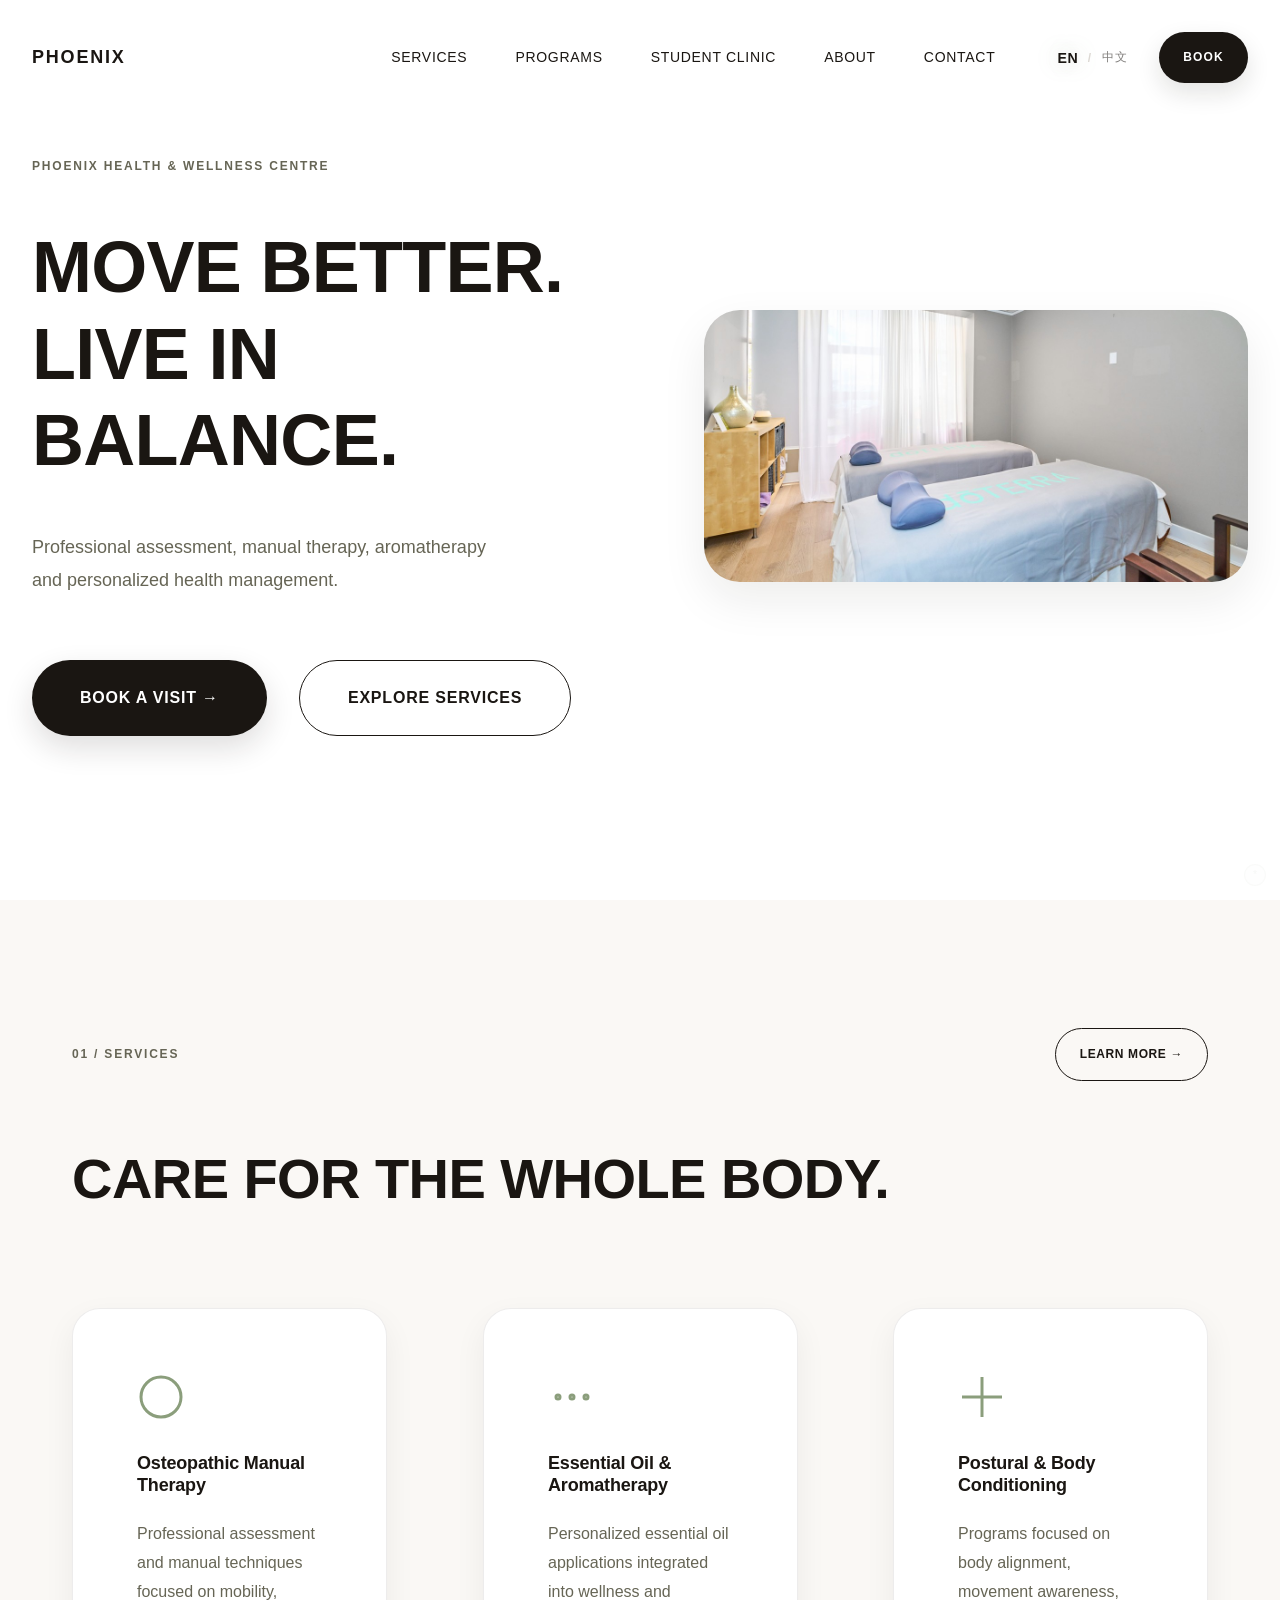
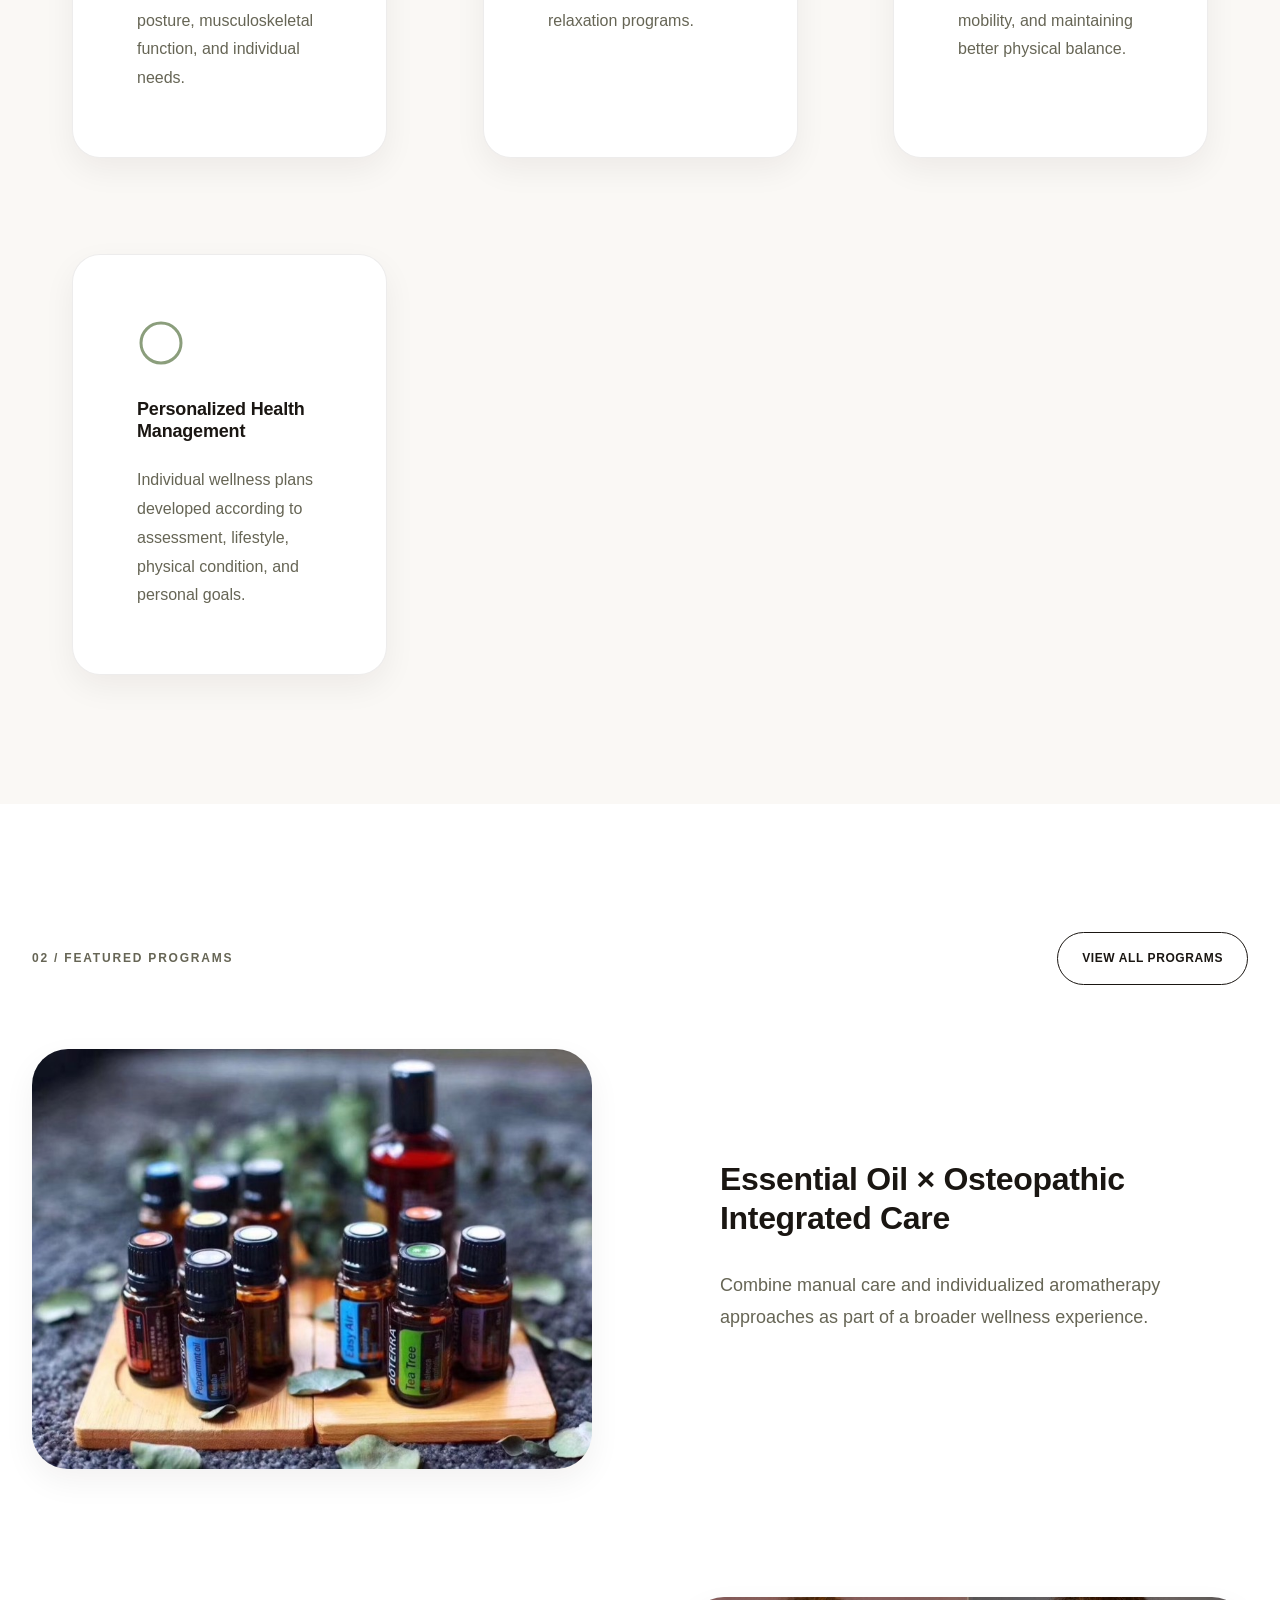
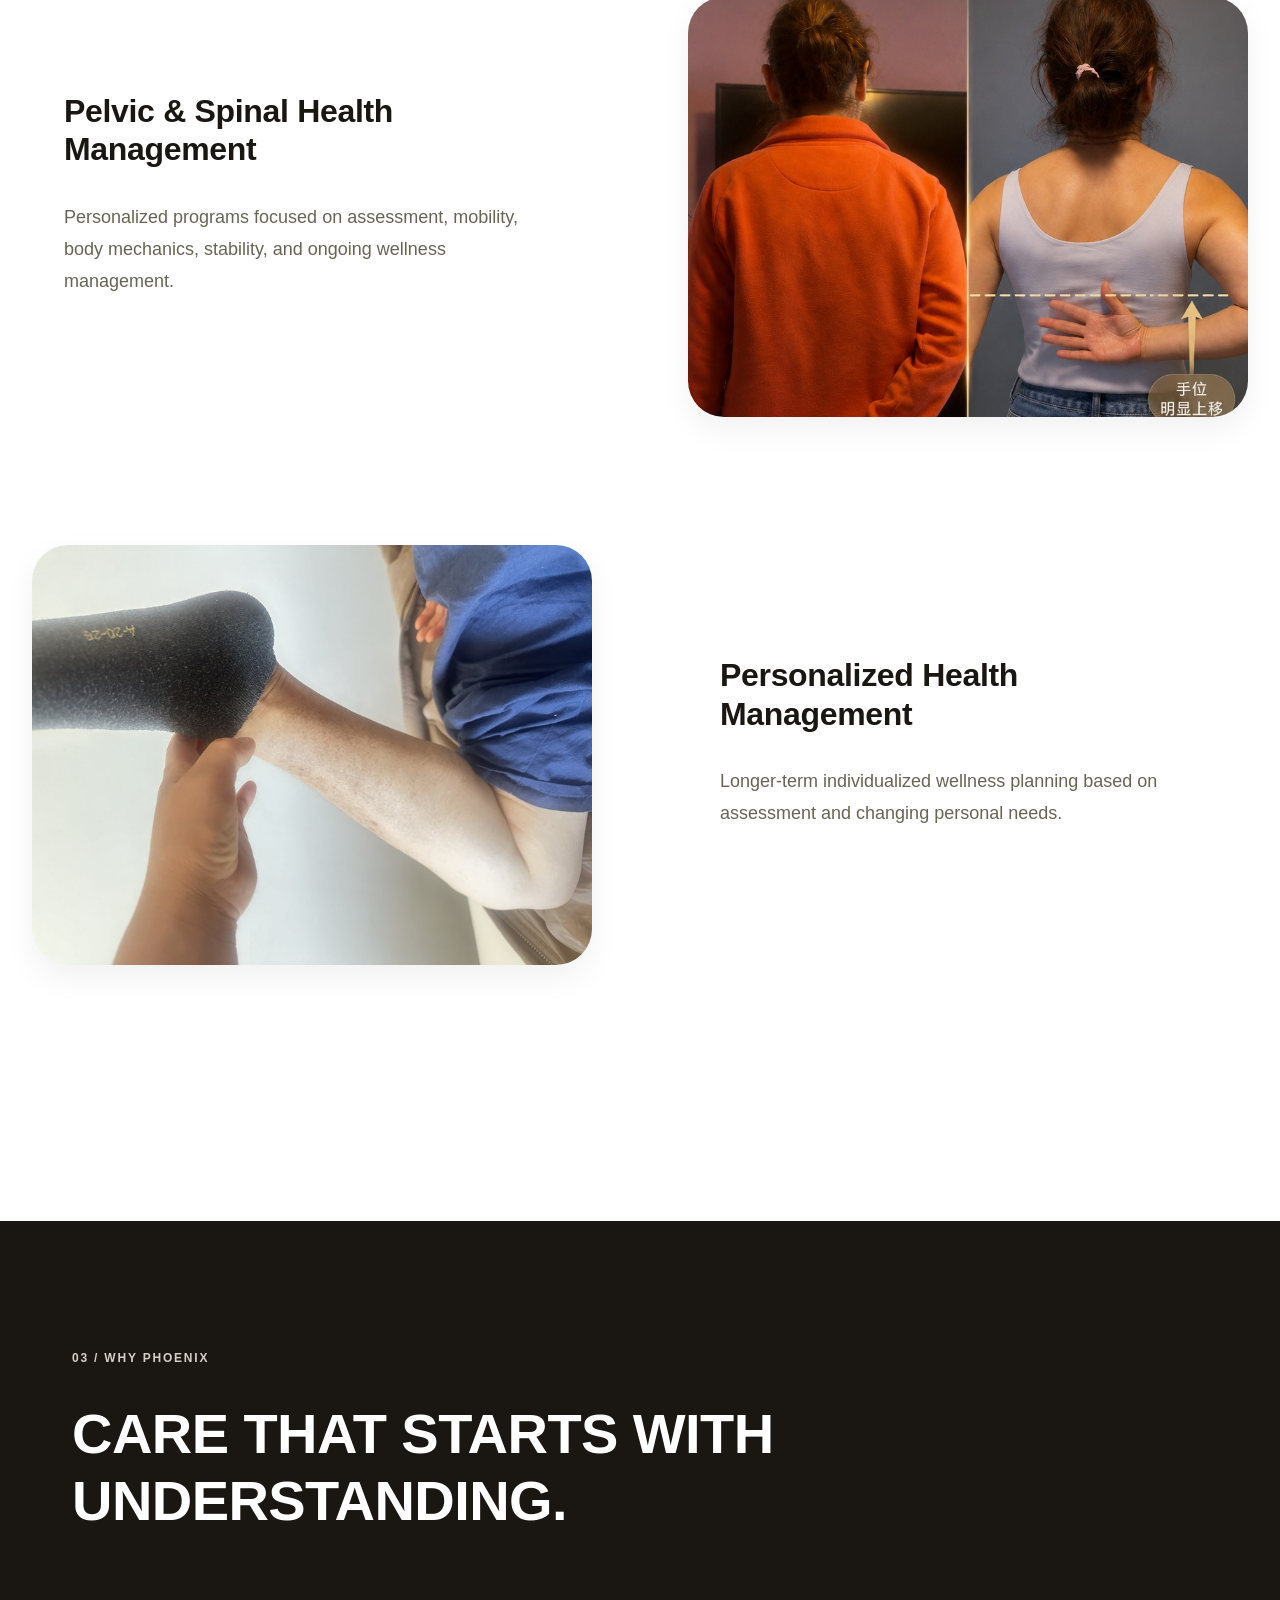
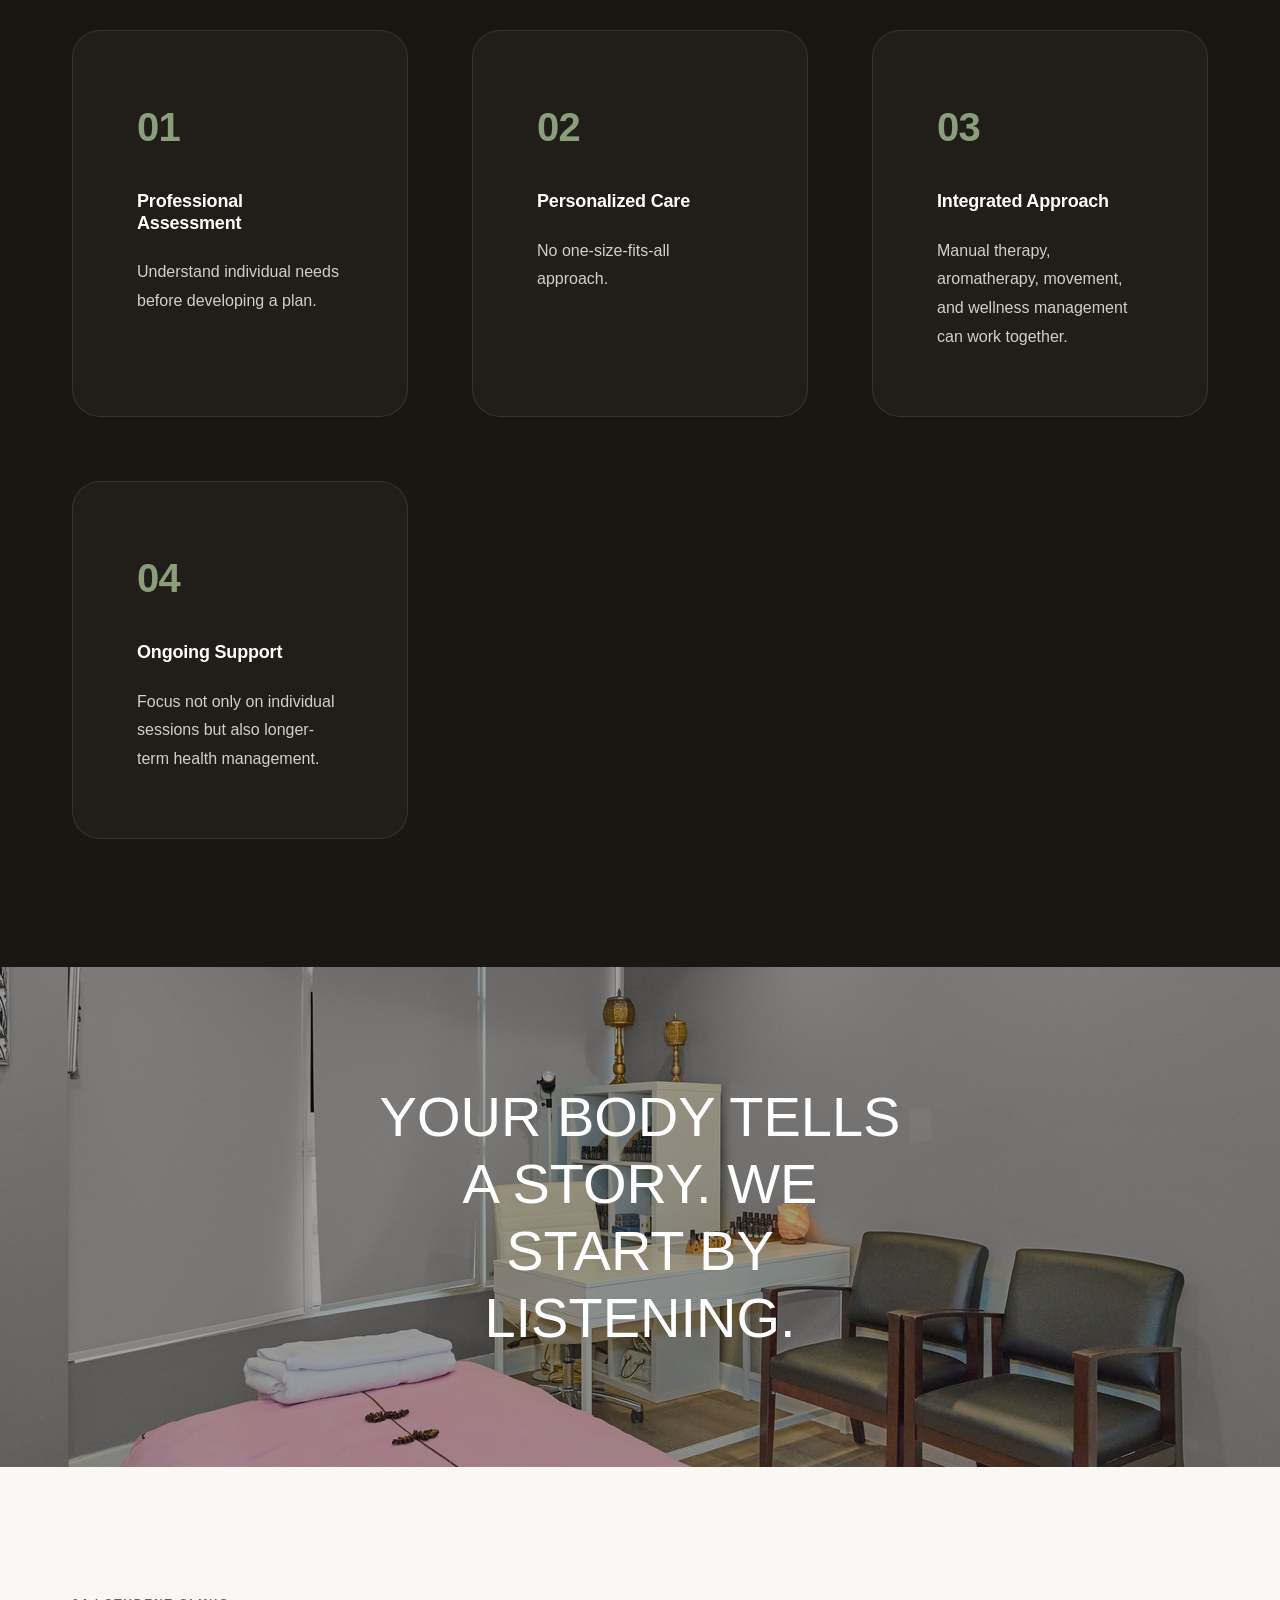
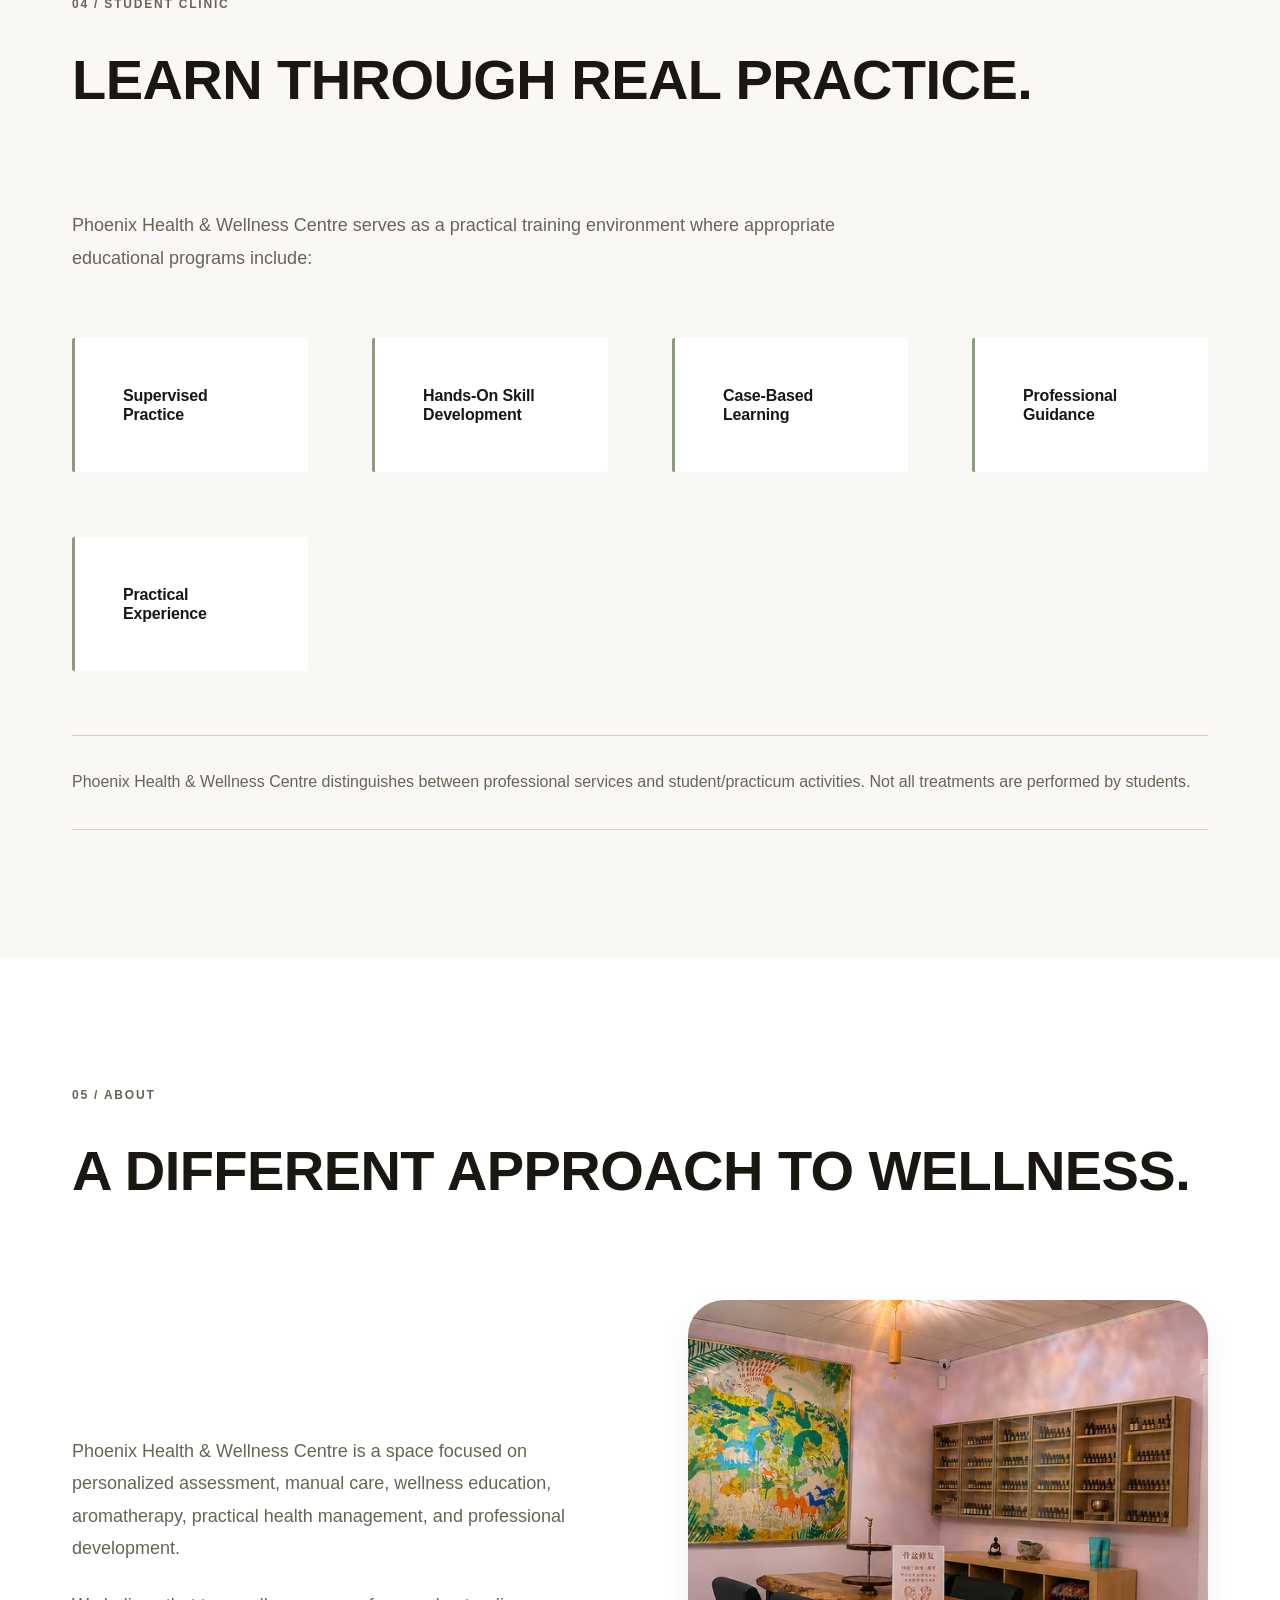
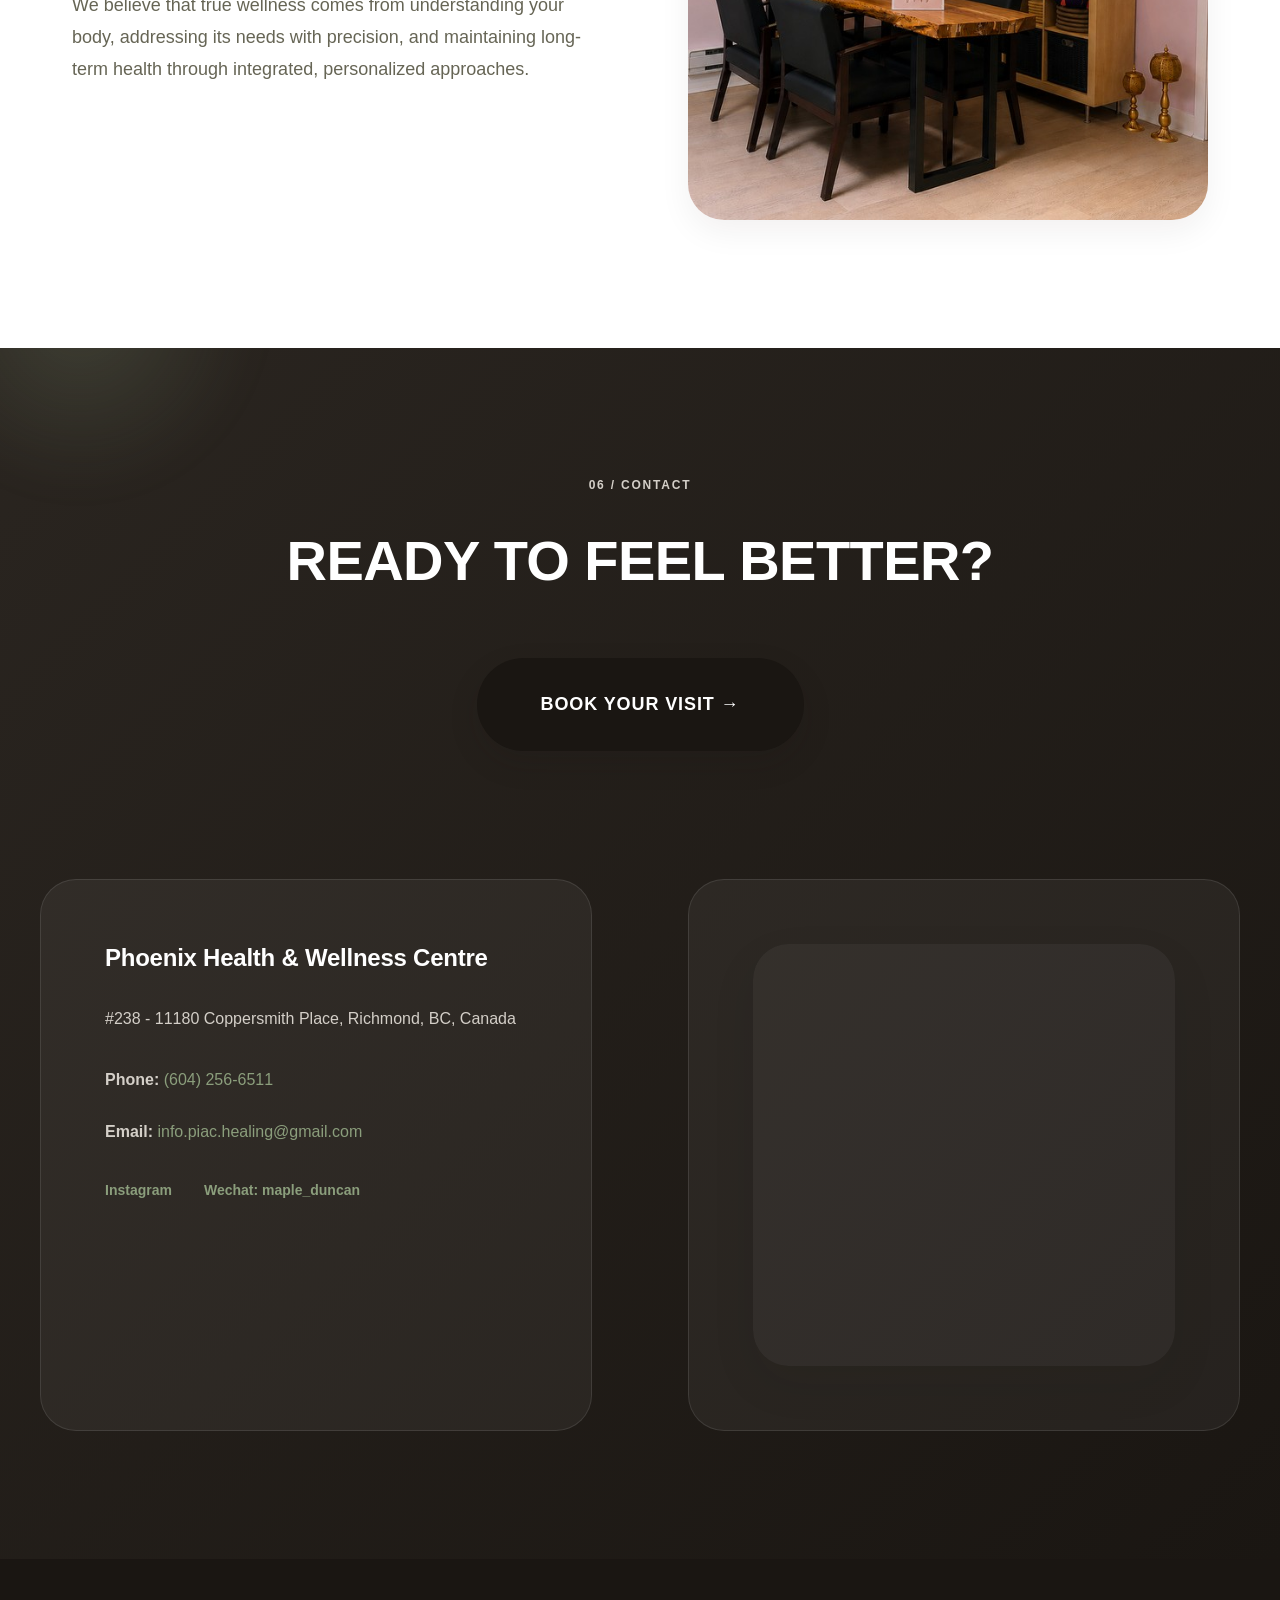
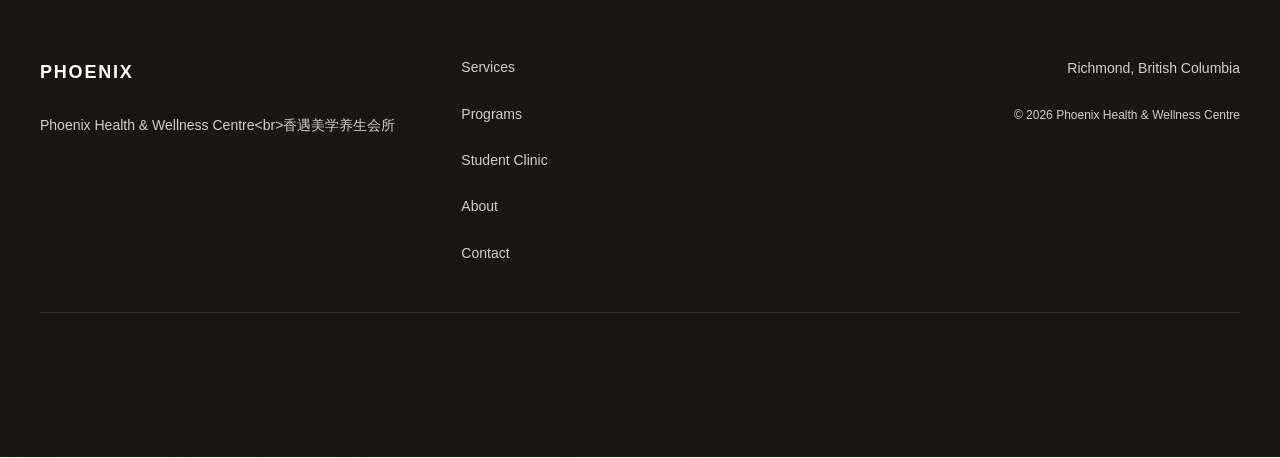
<file: index.html>
﻿<!DOCTYPE html>
<html lang="en">
<head>
    <meta charset="UTF-8">
    <meta name="viewport" content="width=device-width, initial-scale=1.0">
    <meta name="description" content="Phoenix Health & Wellness Centre - Professional assessment, manual therapy, aromatherapy, and personalized health management in Richmond, BC.">
    <meta property="og:title" content="Phoenix Health & Wellness Centre">
    <meta property="og:description" content="Professional health and wellness centre in Richmond, BC combining assessment, manual therapy, and aromatherapy.">
    <meta property="og:image" content="images/og-image.jpg">
    <meta property="og:type" content="website">
    <meta name="theme-color" content="#ffffff">
    <title>Phoenix Health & Wellness Centre | 香遇美学养生会所</title>
    <link rel="stylesheet" href="style.css">
</head>
<body>
    <nav class="navbar">
        <div class="navbar-container">
            <a href="#" class="navbar-logo" data-en="PHOENIX" data-zh="凤凰">PHOENIX</a>

            <button class="hamburger" id="hamburger" type="button" aria-label="Open menu" aria-controls="navMenu" aria-expanded="false">
                <span></span>
                <span></span>
                <span></span>
            </button>

            <div class="nav-menu" id="navMenu">
                <a href="#services" class="nav-link" data-en="Services" data-zh="服务">Services</a>
                <a href="#programs" class="nav-link" data-en="Programs" data-zh="项目">Programs</a>
                <a href="#student-clinic" class="nav-link" data-en="Student Clinic" data-zh="实习诊所">Student Clinic</a>
                <a href="#about" class="nav-link" data-en="About" data-zh="关于">About</a>
                <a href="#contact" class="nav-link" data-en="Contact" data-zh="联系">Contact</a>
            </div>

            <div class="nav-right">
                <button class="language-toggle" id="languageToggle" type="button" aria-label="Change language">
                    <span class="lang-option" data-lang="en" data-en="EN" data-zh="中文">EN</span>
                    <span class="separator">/</span>
                    <span class="lang-option" data-lang="zh" data-en="中文" data-zh="EN">中文</span>
                </button>
                <a href="booking.html#booking-form" class="book-btn" data-en="BOOK" data-zh="预约">BOOK</a>
            </div>
        </div>
    </nav>

    <section class="hero">
        <div class="hero-content">
            <div class="hero-label" data-en="PHOENIX HEALTH & WELLNESS CENTRE" data-zh="香遇美学养生会所">PHOENIX HEALTH & WELLNESS CENTRE</div>
            <h1 class="hero-headline" data-en="MOVE BETTER. LIVE IN BALANCE." data-zh="更好地行动，平衡生活。">MOVE BETTER.<br>LIVE IN BALANCE.</h1>
            <p class="hero-description" data-en="Professional assessment, manual therapy, aromatherapy and personalized health management." data-zh="专业评估、手法治疗、芳香疗法与个性化健康管理。">Professional assessment, manual therapy, aromatherapy and personalized health management.</p>
            <div class="hero-ctas">
                <a href="#contact" class="cta-primary" data-en="BOOK A VISIT →" data-zh="预约就诊 →">BOOK A VISIT →</a>
                <a href="#services" class="cta-secondary" data-en="EXPLORE SERVICES" data-zh="探索服务">EXPLORE SERVICES</a>
            </div>
        </div>
        <div class="hero-image">
            <img src="images/hero-main.jpg" alt="Professional wellness consultation" loading="eager">
        </div>
    </section>

    <section class="services" id="services">
        <div class="section-container">
            <div class="section-heading-row">
                <div class="section-label" data-en="01 / SERVICES" data-zh="01 / 服务">01 / SERVICES</div>
                <a href="services.html" class="cta-secondary" data-en="LEARN MORE →" data-zh="了解更多 →">LEARN MORE →</a>
            </div>
            <h2 class="section-headline" data-en="CARE FOR THE WHOLE BODY." data-zh="全身护理。">CARE FOR THE<br>WHOLE BODY.</h2>

            <div class="services-grid">
                <article class="service-card">
                    <div class="service-icon">
                        <svg viewBox="0 0 24 24" fill="none" stroke="currentColor" stroke-width="1.5">
                            <path d="M12 2C6.48 2 2 6.48 2 12s4.48 10 10 10 10-4.48 10-10S17.52 2 12 2z"/></svg>
                    </div>
                    <h3 class="service-title" data-en="Osteopathic Manual Therapy" data-zh="骨疗法手法治疗">Osteopathic Manual Therapy</h3>
                    <p class="service-description" data-en="Professional assessment and manual techniques focused on mobility, posture, musculoskeletal function, and individual needs." data-zh="专业评估和手法技术，专注于活动性、姿势、肌肉骨骼功能和个人需求。">Professional assessment and manual techniques focused on mobility, posture, musculoskeletal function, and individual needs.</p>
                </article>

                <article class="service-card">
                    <div class="service-icon">
                        <svg viewBox="0 0 24 24" fill="none" stroke="currentColor" stroke-width="1.5">
                            <circle cx="12" cy="12" r="1"/><circle cx="19" cy="12" r="1"/><circle cx="5" cy="12" r="1"/></svg>
                    </div>
                    <h3 class="service-title" data-en="Essential Oil &amp; Aromatherapy" data-zh="精油与芳香疗法">Essential Oil &amp; Aromatherapy</h3>
                    <p class="service-description" data-en="Personalized essential oil applications integrated into wellness and relaxation programs." data-zh="个性化精油应用，融入健康和放松计划。">Personalized essential oil applications integrated into wellness and relaxation programs.</p>
                </article>

                <article class="service-card">
                    <div class="service-icon">
                        <svg viewBox="0 0 24 24" fill="none" stroke="currentColor" stroke-width="1.5">
                            <path d="M12 2v20M2 12h20"/></svg>
                    </div>
                    <h3 class="service-title" data-en="Postural & Body Conditioning" data-zh="姿势与身体调理">Postural & Body Conditioning</h3>
                    <p class="service-description" data-en="Programs focused on body alignment, movement awareness, mobility, and maintaining better physical balance." data-zh="专注于身体对齐、运动意识、活动性和保持更好的身体平衡的计划。">Programs focused on body alignment, movement awareness, mobility, and maintaining better physical balance.</p>
                </article>

                <article class="service-card">
                    <div class="service-icon">
                        <svg viewBox="0 0 24 24" fill="none" stroke="currentColor" stroke-width="1.5">
                            <path d="M12 2C6.48 2 2 6.48 2 12s4.48 10 10 10 10-4.48 10-10S17.52 2 12 2z"/></svg>
                    </div>
                    <h3 class="service-title" data-en="Personalized Health Management" data-zh="个性化健康管理">Personalized Health Management</h3>
                    <p class="service-description" data-en="Individual wellness plans developed according to assessment, lifestyle, physical condition, and personal goals." data-zh="根据评估、生活方式、身体状况和个人目标制定的个人健康计划。">Individual wellness plans developed according to assessment, lifestyle, physical condition, and personal goals.</p>
                </article>
            </div>
        </div>
    </section>

    <section class="programs" id="programs">
        <div class="section-heading-row">
            <div class="section-label" data-en="02 / FEATURED PROGRAMS" data-zh="02 / 精选项目">02 / FEATURED PROGRAMS</div>
            <a href="programs.html" class="cta-secondary" data-en="VIEW ALL PROGRAMS" data-zh="查看全部项目">VIEW ALL PROGRAMS</a>
        </div>

        <div class="program-block">
            <div class="program-image">
                <img src="images/program-1.jpg" alt="Essential oil and osteopathic therapy" loading="lazy">
            </div>
            <div class="program-content">
                <h3 class="program-title" data-en="Essential Oil × Osteopathic Integrated Care" data-zh="精油 × 骨疗法综合护理">Essential Oil × Osteopathic Integrated Care</h3>
                <p class="program-description" data-en="Combine manual care and individualized aromatherapy approaches as part of a broader wellness experience." data-zh="将手法护理与个性化芳香疗法方法相结合，作为更广泛的健康体验的一部分。">Combine manual care and individualized aromatherapy approaches as part of a broader wellness experience.</p>
            </div>
        </div>

        <div class="program-block program-block--reversed">
            <div class="program-image">
                <img src="images/program-2.jpg" alt="Pelvic and spinal health assessment" loading="lazy">
            </div>
            <div class="program-content">
                <h3 class="program-title" data-en="Pelvic &amp; Spinal Health Management" data-zh="骨盆与脊椎健康管理">Pelvic &amp; Spinal Health Management</h3>
                <p class="program-description" data-en="Personalized programs focused on assessment, mobility, body mechanics, stability, and ongoing wellness management." data-zh="个性化项目，专注于评估、活动性、身体力学、稳定性和持续的健康管理。">Personalized programs focused on assessment, mobility, body mechanics, stability, and ongoing wellness management.</p>
            </div>
        </div>

        <div class="program-block">
            <div class="program-image">
                <img src="images/program-3.jpg" alt="Personalized health management consultation" loading="lazy">
            </div>
            <div class="program-content">
                <h3 class="program-title" data-en="Personalized Health Management" data-zh="个性化健康管理">Personalized Health Management</h3>
                <p class="program-description" data-en="Longer-term individualized wellness planning based on assessment and changing personal needs." data-zh="基于评估和不断变化的个人需求制定的长期个性化健康计划。">Longer-term individualized wellness planning based on assessment and changing personal needs.</p>
            </div>
        </div>
    </section>

    <section class="why-phoenix" id="why-phoenix">
        <div class="section-container">
            <div class="section-label" data-en="03 / WHY PHOENIX" data-zh="03 / 为什么选择凤凰">03 / WHY PHOENIX</div>
            <h2 class="section-headline" data-en="CARE THAT STARTS WITH UNDERSTANDING." data-zh="从理解开始的护理。">CARE THAT STARTS<br>WITH UNDERSTANDING.</h2>

            <div class="principles-grid">
                <div class="principle">
                    <div class="principle-number">01</div>
                    <h3 class="principle-title" data-en="Professional Assessment" data-zh="专业评估">Professional Assessment</h3>
                    <p class="principle-text" data-en="Understand individual needs before developing a plan." data-zh="在制定计划前，先了解每位客户的独特需求。">Understand individual needs before developing a plan.</p>
                </div>

                <div class="principle">
                    <div class="principle-number">02</div>
                    <h3 class="principle-title" data-en="Personalized Care" data-zh="个性化护理">Personalized Care</h3>
                    <p class="principle-text" data-en="No one-size-fits-all approach." data-zh="没有统一模板，只有量身定制。">No one-size-fits-all approach.</p>
                </div>

                <div class="principle">
                    <div class="principle-number">03</div>
                    <h3 class="principle-title" data-en="Integrated Approach" data-zh="综合方案">Integrated Approach</h3>
                    <p class="principle-text" data-en="Manual therapy, aromatherapy, movement, and wellness management can work together." data-zh="手法治疗、芳香疗法、运动和健康管理可以协同工作。">Manual therapy, aromatherapy, movement, and wellness management can work together.</p>
                </div>

                <div class="principle">
                    <div class="principle-number">04</div>
                    <h3 class="principle-title" data-en="Ongoing Support" data-zh="持续支持">Ongoing Support</h3>
                    <p class="principle-text" data-en="Focus not only on individual sessions but also longer-term health management." data-zh="不仅关注个人会诊，也重视长期健康管理。">Focus not only on individual sessions but also longer-term health management.</p>
                </div>
            </div>
        </div>
    </section>

    <section class="visual-break">
        <div class="visual-break-image">
            <img src="images/visual-break.jpg" alt="Professional wellness assessment" loading="lazy">
        </div>
        <div class="visual-break-overlay">
            <p class="visual-break-text" data-en="YOUR BODY TELLS A STORY. WE START BY LISTENING." data-zh="你的身体在讲故事。我们从倾听开始。">YOUR BODY TELLS A STORY.<br>WE START BY LISTENING.</p>
        </div>
    </section>

    <section class="student-clinic" id="student-clinic">
        <div class="section-container">
            <div class="section-label" data-en="04 / STUDENT CLINIC" data-zh="04 / 实习诊所">04 / STUDENT CLINIC</div>
            <h2 class="section-headline" data-en="LEARN THROUGH REAL PRACTICE." data-zh="通过真实实践来学习。">LEARN THROUGH<br>REAL PRACTICE.</h2>

            <div class="student-content">
                <p class="student-intro" data-en="Phoenix Health & Wellness Centre serves as a practical training environment where appropriate educational programs include:" data-zh="香遇美学养生会所作为实践培训环境，适当的教育项目包括：">Phoenix Health & Wellness Centre serves as a practical training environment where appropriate educational programs include:</p>

                <div class="student-features">
                    <div class="student-feature">
                        <h4 data-en="Supervised Practice" data-zh="受监督实践">Supervised Practice</h4>
                    </div>
                    <div class="student-feature">
                        <h4 data-en="Hands-On Skill Development" data-zh="实操技能发展">Hands-On Skill Development</h4>
                    </div>
                    <div class="student-feature">
                        <h4 data-en="Case-Based Learning" data-zh="基于案例的学习">Case-Based Learning</h4>
                    </div>
                    <div class="student-feature">
                        <h4 data-en="Professional Guidance" data-zh="专业指导">Professional Guidance</h4>
                    </div>
                    <div class="student-feature">
                        <h4 data-en="Practical Experience" data-zh="实践经验">Practical Experience</h4>
                    </div>
                </div>

                <p class="student-disclaimer" data-en="Phoenix Health & Wellness Centre distinguishes between professional services and student/practicum activities. Not all treatments are performed by students." data-zh="香遇美学养生会所区分专业服务和学生/实习活动。并非所有治疗都由学生进行。">Phoenix Health & Wellness Centre distinguishes between professional services and student/practicum activities. Not all treatments are performed by students.</p>
            </div>
        </div>
    </section>

    <section class="about" id="about">
        <div class="section-container">
            <div class="section-label" data-en="05 / ABOUT" data-zh="05 / 关于">05 / ABOUT</div>
            <h2 class="section-headline" data-en="A DIFFERENT APPROACH TO WELLNESS." data-zh="不同的健康方法。">A DIFFERENT APPROACH<br>TO WELLNESS.</h2>

            <div class="about-content">
                <div class="about-text">
                    <p data-en="Phoenix Health & Wellness Centre is a space focused on personalized assessment, manual care, wellness education, aromatherapy, practical health management, and professional development." data-zh="香遇美学养生会所是一个致力于个性化评估、手法护理、健康教育、芳香疗法、实践性健康管理和专业发展的空间。">Phoenix Health & Wellness Centre is a space focused on personalized assessment, manual care, wellness education, aromatherapy, practical health management, and professional development.</p>
                    <p data-en="We believe that true wellness comes from understanding your body, addressing its needs with precision, and maintaining long-term health through integrated, personalized approaches." data-zh="我们相信真正的健康来自于理解你的身体、准确地满足其需求，并通过综合的、个性化的方法维持长期健康。">We believe that true wellness comes from understanding your body, addressing its needs with precision, and maintaining long-term health through integrated, personalized approaches.</p>
                </div>
                <div class="about-image">
                    <img src="images/about.jpg" alt="Phoenix Health & Wellness Centre professional environment" loading="lazy">
                </div>
            </div>
        </div>
    </section>

    <section class="contact" id="contact">
        <div class="contact-overlay">
            <div class="section-label" data-en="06 / CONTACT" data-zh="06 / 联系">06 / CONTACT</div>
            <h2 class="section-headline" data-en="READY TO FEEL BETTER?" data-zh="准备好感受更好吗？">READY TO<br>FEEL BETTER?</h2>
            <a href="booking.html" class="cta-primary large" data-en="BOOK YOUR VISIT →" data-zh="预约您的访问 →">BOOK YOUR VISIT →</a>
        </div>
        <div class="contact-info">
            <div class="info-block">
                <h3 data-en="Phoenix Health & Wellness Centre" data-zh="香遇美学养生会所">Phoenix Health & Wellness Centre<br>香遇美学养生会所</h3>
                <p class="address" data-en="#238 - 11180 Coppersmith Place, Richmond, BC, Canada" data-zh="#238 - 11180 Coppersmith Place, Richmond, BC, Canada">#238 - 11180 Coppersmith Place<br>Richmond, BC, Canada</p>
                <p class="contact-detail"><strong data-en="Phone:" data-zh="电话：">Phone:</strong> <a href="tel:+1-604-256-6511">(604) 256-6511</a></p>
                <p class="contact-detail"><strong data-en="Email:" data-zh="电子邮件：">Email:</strong> <a href="mailto:info.piac.healing@gmail.com">info.piac.healing@gmail.com</a></p>
                <div class="social-links">
                    <a href="https://www.instagram.com/iha.healing.maple?utm_source=ig_web_button_share_sheet&igsi=ZDNlZDc0MzIxNw==" aria-label="Instagram">Instagram</a>
                    <a href="#" aria-label="WeChat">Wechat: maple_duncan</a>
                </div>
            </div>
            <div class="info-block">
                <div class="map-placeholder">
                    <iframe
                    src="https://www.google.com/maps?q=11180+Coppersmith+Place,%20+Richmond,+BC&output=embed"
                    width="100%"
                    height="450"
                    style="border:0;"
                    allowfullscreen=""
                    loading="lazy"
                    referrerpolicy="no-referrer-when-downgrade">
                    </iframe>
                </div>
            </div>
        </div>
    </section>

    <footer class="footer">
        <div class="footer-container">
            <div class="footer-brand">
                <p class="footer-logo" data-en="PHOENIX" data-zh="凤凰">PHOENIX</p>
                <p class="footer-tagline" data-en="Phoenix Health & Wellness Centre<br>香遇美学养生会所" data-zh="香遇美学养生会所<br>Phoenix Health & Wellness Centre">Phoenix Health & Wellness Centre<br>香遇美学养生会所</p>
            </div>

            <div class="footer-links">
                <a href="services.html" data-en="Services" data-zh="服务">Services</a>
                <a href="programs.html" data-en="Programs" data-zh="项目">Programs</a>
                <a href="#student-clinic" data-en="Student Clinic" data-zh="实习诊所">Student Clinic</a>
                <a href="#about" data-en="About" data-zh="关于">About</a>
                <a href="#contact" data-en="Contact" data-zh="联系">Contact</a>
            </div>

            <div class="footer-meta">
                <p data-en="Richmond, British Columbia" data-zh="不列颠哥伦比亚省里士满">Richmond, British Columbia</p>
                <p class="copyright" data-en="© 2026 Phoenix Health & Wellness Centre" data-zh="© 2026 香遇美学养生会所">© 2026 Phoenix Health & Wellness Centre</p>
            </div>
        </div>
    </footer>

    <script src="script.js"></script>
</body>
</html>
</file>
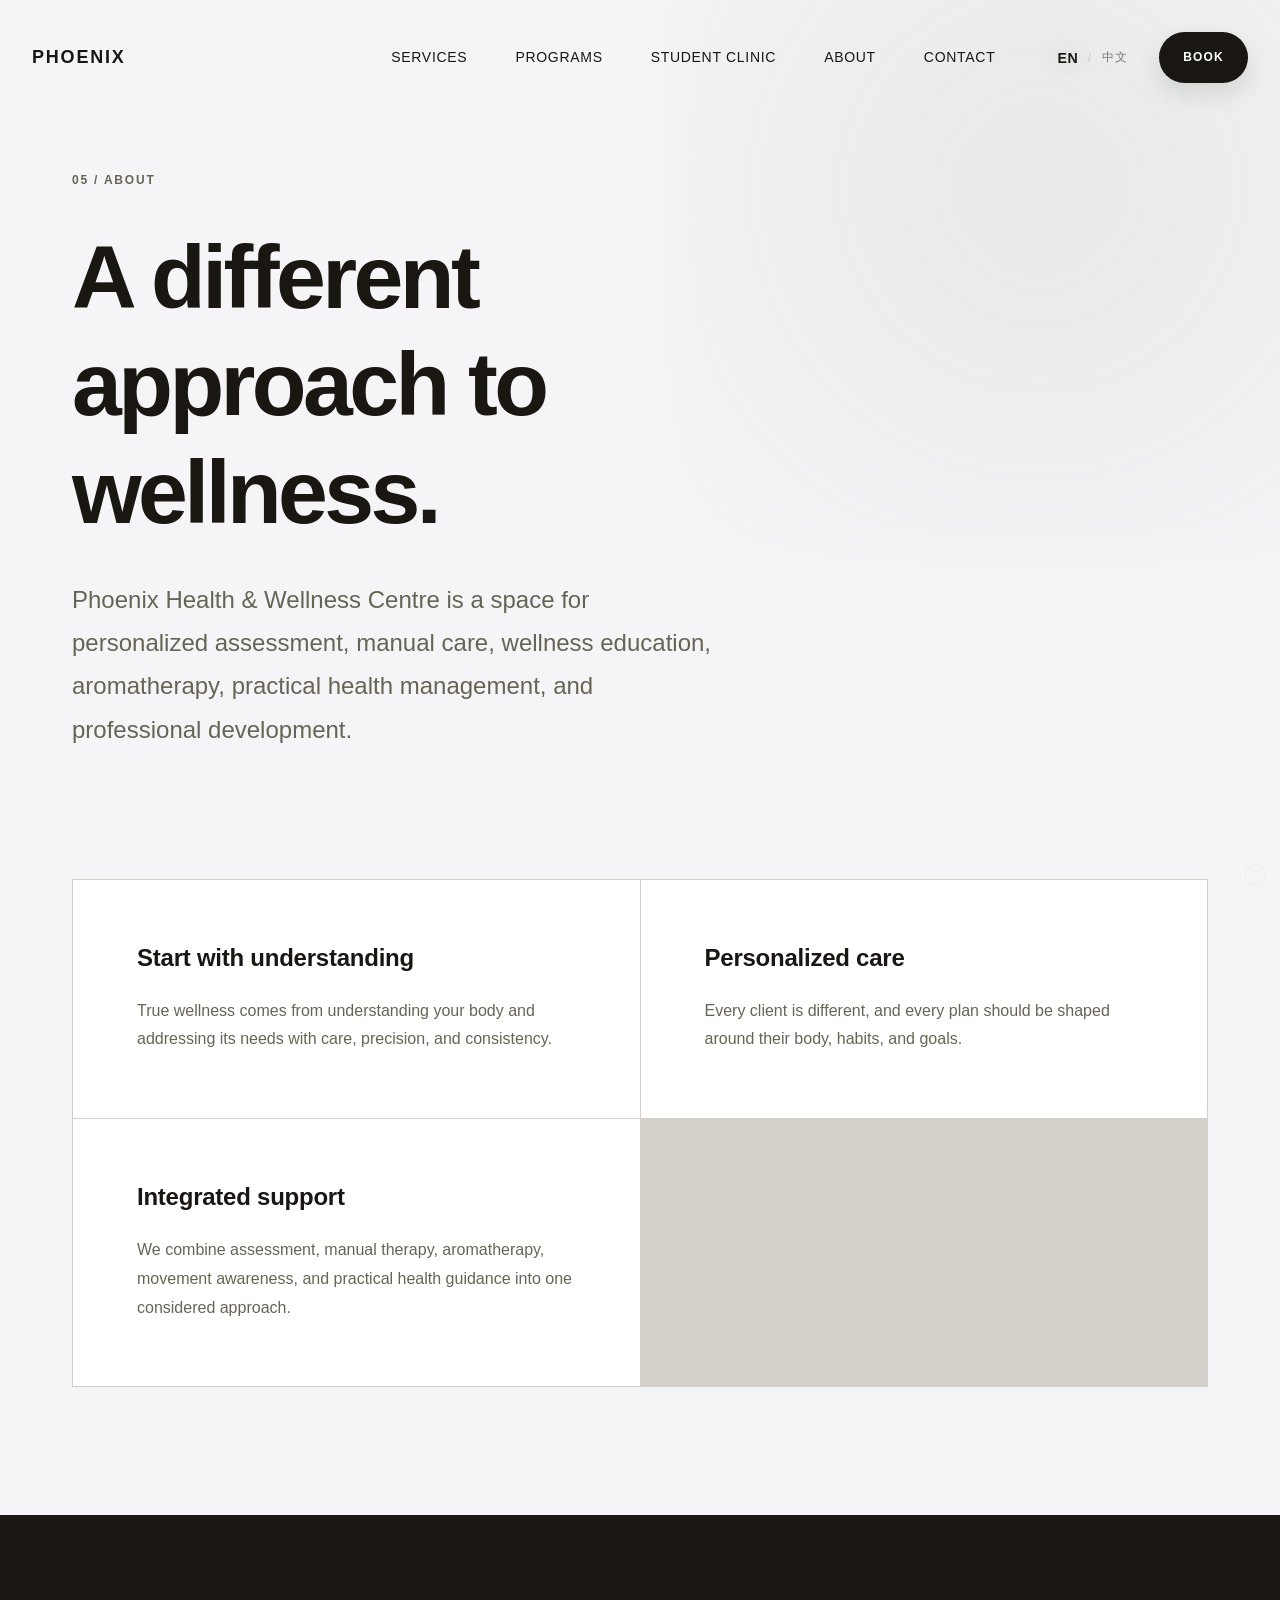
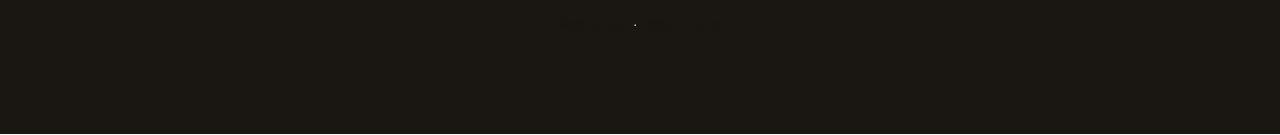
<file: about.html>
﻿<!DOCTYPE html>
<html lang="en">
<head>
    <meta charset="UTF-8">
    <meta name="viewport" content="width=device-width, initial-scale=1.0">
    <meta name="description" content="Learn about Phoenix Health & Wellness Centre in Richmond, BC.">
    <title>About | Phoenix Health & Wellness Centre</title>
    <link rel="stylesheet" href="style.css">
</head>
<body class="booking-page">
    <nav class="navbar scrolled" aria-label="Main navigation">
        <div class="navbar-container">
            <a href="index.html" class="navbar-logo" data-en="PHOENIX" data-zh="凤凰">PHOENIX</a>
            <button class="hamburger" id="hamburger" type="button" aria-label="Open menu" aria-controls="navMenu" aria-expanded="false">
                <span></span><span></span><span></span>
            </button>
            <div class="nav-menu" id="navMenu">
                <a href="index.html#services" class="nav-link" data-en="Services" data-zh="服务">Services</a>
                <a href="index.html#programs" class="nav-link" data-en="Programs" data-zh="项目">Programs</a>
                <a href="index.html#student-clinic" class="nav-link" data-en="Student Clinic" data-zh="实习诊所">Student Clinic</a>
                <a href="index.html#about" class="nav-link" data-en="About" data-zh="关于">About</a>
                <a href="index.html#contact" class="nav-link" data-en="Contact" data-zh="联系">Contact</a>
            </div>
            <div class="nav-right">
                <button class="language-toggle" id="languageToggle" type="button" aria-label="Change language"><span class="lang-option" data-lang="en" data-en="EN" data-zh="中文">EN</span><span class="separator">/</span><span class="lang-option" data-lang="zh" data-en="中文" data-zh="EN">中文</span></button>
                <a href="booking.html#booking-form" class="book-btn" data-en="BOOK" data-zh="预约">BOOK</a>
            </div>
        </div>
    </nav>

    <main class="info-page-main">
        <div class="info-page-hero">
            <p class="section-label" data-en="05 / ABOUT" data-zh="05 / 关于">05 / ABOUT</p>
            <h1 data-en="A different approach to wellness." data-zh="不同的健康方法。">A different approach to wellness.</h1>
            <p data-en="Phoenix Health & Wellness Centre is a space for personalized assessment, manual care, wellness education, aromatherapy, practical health management, and professional development." data-zh="香遇美学养生会所是一个致力于个性化评估、手法护理、健康教育、芳香疗法、实践性健康管理和专业发展的空间。">Phoenix Health & Wellness Centre is a space for personalized assessment, manual care, wellness education, aromatherapy, practical health management, and professional development.</p>
        </div>

        <div class="info-page-grid">
            <article class="info-page-item">
                <h2 data-en="Start with understanding" data-zh="从理解开始">Start with understanding</h2>
                <p data-en="True wellness comes from understanding your body and addressing its needs with care, precision, and consistency." data-zh="真正的健康来自于理解你的身体，并用细心、精准和持续性的方式满足其需求。">True wellness comes from understanding your body and addressing its needs with care, precision, and consistency.</p>
            </article>

            <article class="info-page-item">
                <h2 data-en="Personalized care" data-zh="个性化护理">Personalized care</h2>
                <p data-en="Every client is different, and every plan should be shaped around their body, habits, and goals." data-zh="每位客户都是不同的，方案都应围绕其身体、习惯和目标来制定。">Every client is different, and every plan should be shaped around their body, habits, and goals.</p>
            </article>

            <article class="info-page-item">
                <h2 data-en="Integrated support" data-zh="综合支持">Integrated support</h2>
                <p data-en="We combine assessment, manual therapy, aromatherapy, movement awareness, and practical health guidance into one considered approach." data-zh="我们将评估、手法治疗、芳香疗法、运动意识和实际健康指导整合为一个全面的方案。">We combine assessment, manual therapy, aromatherapy, movement awareness, and practical health guidance into one considered approach.</p>
            </article>
        </div>
    </main>

    <footer class="footer booking-footer"><p><a href="booking.html" data-en="Book a visit" data-zh="预约就诊">Book a visit</a> · <a href="index.html" data-en="Return home" data-zh="返回首页">Return home</a></p></footer>
    <script src="script.js"></script>
</body>
</html>
</file>
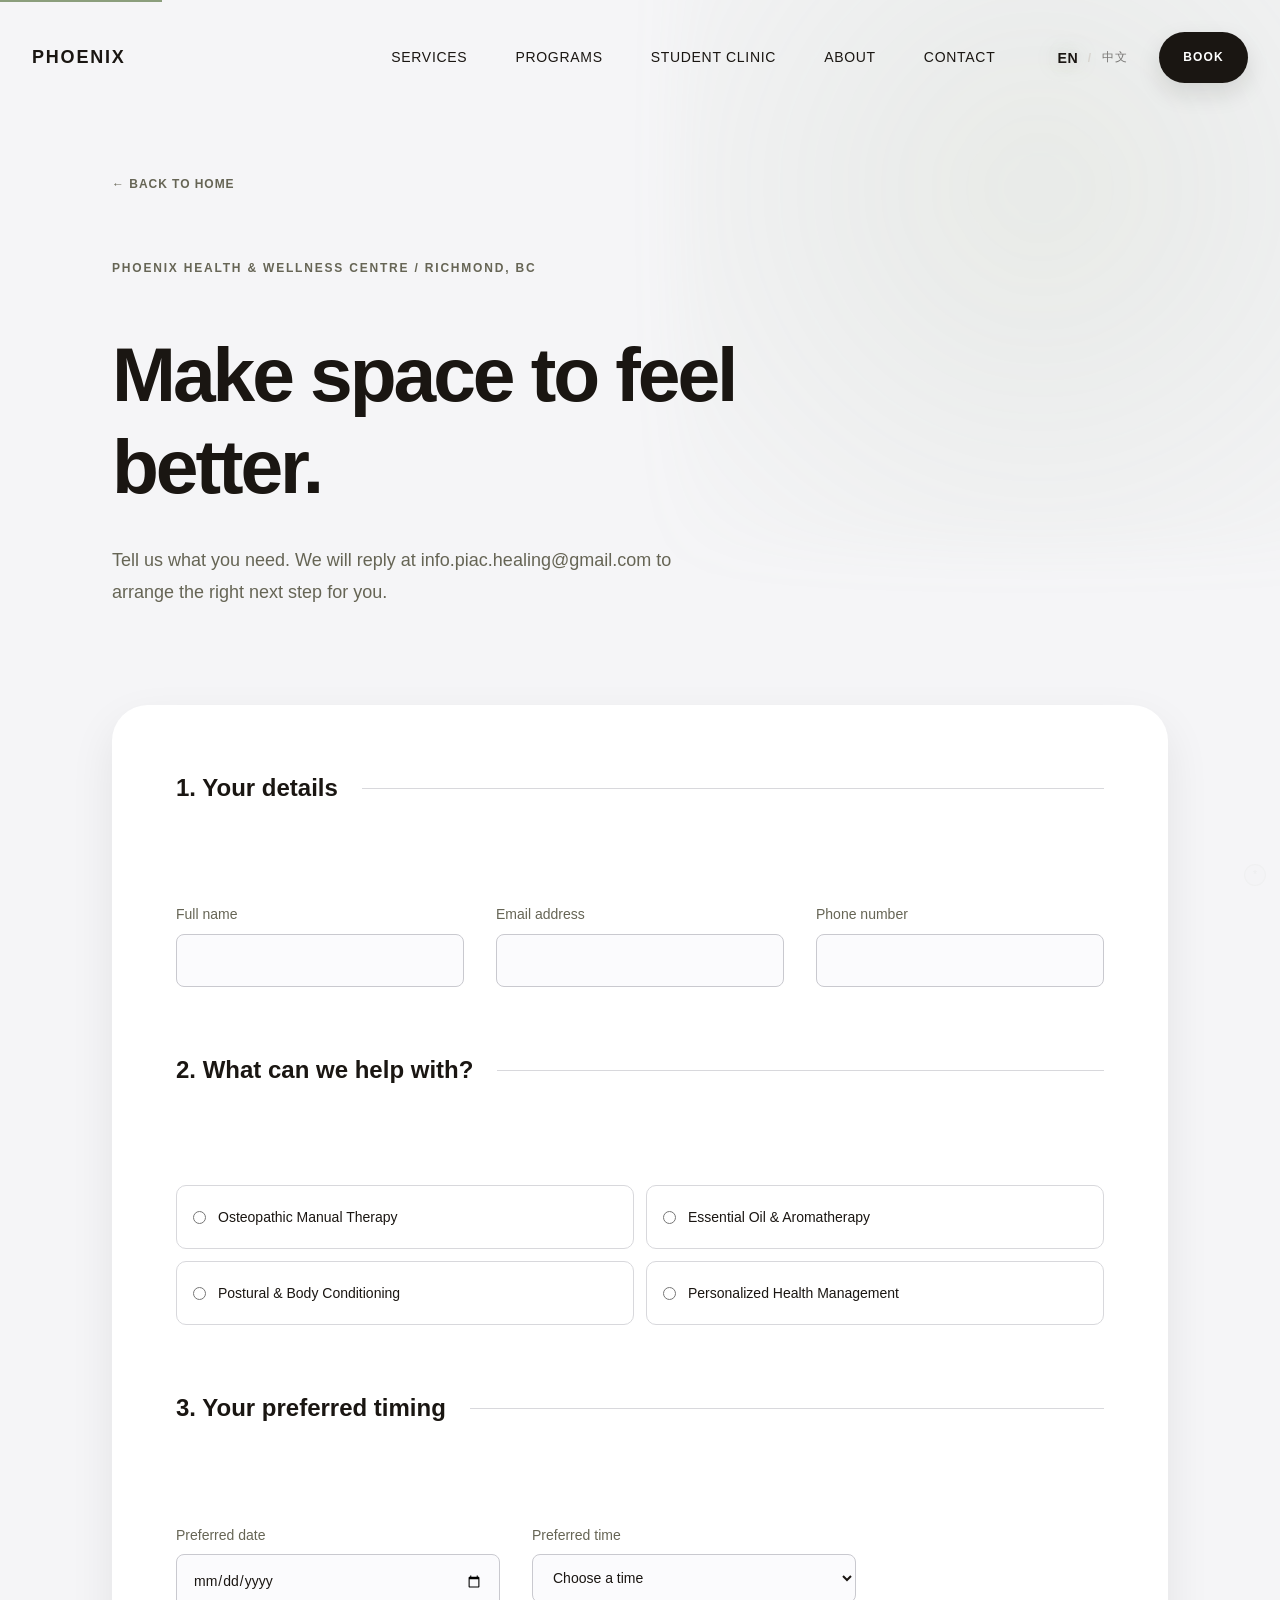
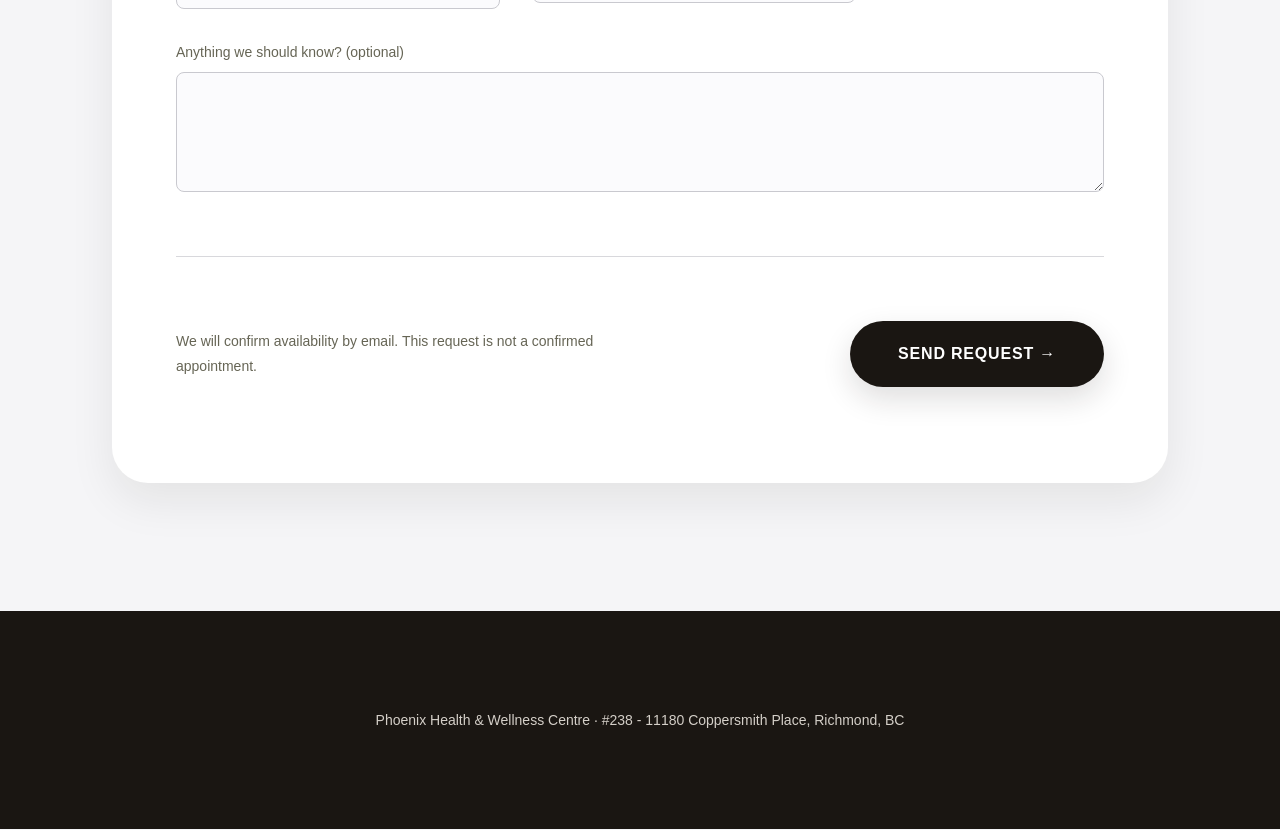
<file: booking.html>
﻿<!DOCTYPE html>
<html lang="en">
<head>
	<meta charset="UTF-8">
	<meta name="viewport" content="width=device-width, initial-scale=1.0">
	<meta name="description" content="Book a personalized visit with Phoenix Health & Wellness Centre in Richmond, BC.">
	<title>Book a Visit | Phoenix Health & Wellness Centre</title>
	<link rel="stylesheet" href="style.css">
</head>
<body class="booking-page">
	<a class="skip-link" href="#booking-form" data-en="Skip to booking form" data-zh="跳转至预约表格">Skip to booking form</a>
	<nav class="navbar scrolled" aria-label="Main navigation">
		<div class="navbar-container">
			<a href="index.html" class="navbar-logo" data-en="PHOENIX" data-zh="凤凰">PHOENIX</a>
			<button class="hamburger" id="hamburger" type="button" aria-label="Open menu" aria-controls="navMenu" aria-expanded="false">
				<span></span><span></span><span></span>
			</button>
			<div class="nav-menu" id="navMenu">
				<a href="index.html#services" class="nav-link" data-en="Services" data-zh="服务">Services</a>
				<a href="index.html#programs" class="nav-link" data-en="Programs" data-zh="项目">Programs</a>
				<a href="index.html#student-clinic" class="nav-link" data-en="Student Clinic" data-zh="实习诊所">Student Clinic</a>
				<a href="index.html#about" class="nav-link" data-en="About" data-zh="关于">About</a>
				<a href="index.html#contact" class="nav-link" data-en="Contact" data-zh="联系">Contact</a>
			</div>
			<div class="nav-right">
				<button class="language-toggle" id="languageToggle" type="button" aria-label="Change language"><span class="lang-option" data-lang="en" data-en="EN" data-zh="中文">EN</span><span class="separator">/</span><span class="lang-option" data-lang="zh" data-en="中文" data-zh="EN">中文</span></button>
				<a href="#booking-form" class="book-btn" data-en="BOOK" data-zh="预约">BOOK</a>
			</div>
		</div>
	</nav>

	<main class="booking-main">
		<a class="back-link" href="index.html" data-en="← BACK TO HOME" data-zh="← 返回首页">← BACK TO HOME</a>
		<div class="booking-intro">
			<p class="hero-label" data-en="PHOENIX HEALTH & WELLNESS CENTRE / RICHMOND, BC" data-zh="香遇美学养生会所 / 里士满，BC">PHOENIX HEALTH & WELLNESS CENTRE / RICHMOND, BC</p>
			<h1 data-en="Make space to feel better." data-zh="腾出时间，让自己感觉更好。">Make space to feel better.</h1>
			<p data-en="Tell us what you need. We will reply at info.piac.healing@gmail.com to arrange the right next step for you." data-zh="告诉我们您的需求。我们会通过 info.piac.healing@gmail.com 与您联系，并安排下一步合适的方案。">Tell us what you need. We will reply at info.piac.healing@gmail.com to arrange the right next step for you.</p>
		</div>

		<form id="booking-form" class="booking-form" action="https://formsubmit.co/info.piac.healing@gmail.com" method="POST">
			<input type="hidden" name="_subject" value="New Phoenix Wellness booking request">
			<input type="hidden" name="_captcha" value="false">
			<input type="hidden" name="_template" value="table">

			<fieldset>
				<legend data-en="1. Your details" data-zh="1. 您的信息">1. Your details</legend>
				<div class="booking-fields">
					<label><span data-en="Full name" data-zh="姓名">Full name</span><input name="name" type="text" autocomplete="name" required></label>
					<label><span data-en="Email address" data-zh="电子邮件地址">Email address</span><input name="email" type="email" autocomplete="email" required></label>
					<label><span data-en="Phone number" data-zh="电话号码">Phone number</span><input name="phone" type="tel" autocomplete="tel" required></label>
				</div>
			</fieldset>

			<fieldset>
				<legend data-en="2. What can we help with?" data-zh="2. 您需要什么服务？">2. What can we help with?</legend>
				<div class="booking-options">
					<label class="booking-option"><input type="radio" name="service" value="Osteopathic Manual Therapy" required><span data-en="Osteopathic Manual Therapy" data-zh="骨疗法手法治疗">Osteopathic Manual Therapy</span></label>
					<label class="booking-option"><input type="radio" name="service" value="Essential Oil & Aromatherapy"><span data-en="Essential Oil & Aromatherapy" data-zh="精油与芳香疗法">Essential Oil & Aromatherapy</span></label>
					<label class="booking-option"><input type="radio" name="service" value="Postural & Body Conditioning"><span data-en="Postural & Body Conditioning" data-zh="姿势与身体调理">Postural & Body Conditioning</span></label>
					<label class="booking-option"><input type="radio" name="service" value="Personalized Health Management"><span data-en="Personalized Health Management" data-zh="个性化健康管理">Personalized Health Management</span></label>
				</div>
			</fieldset>

			<fieldset>
				<legend data-en="3. Your preferred timing" data-zh="3. 您喜欢的时间">3. Your preferred timing</legend>
				<div class="booking-fields booking-fields--timing">
					<label><span data-en="Preferred date" data-zh="偏好的日期">Preferred date</span><input name="preferred_date" type="date" required></label>
					<label><span data-en="Preferred time" data-zh="偏好的时间">Preferred time</span><select name="preferred_time" required><option value="" data-en="Choose a time" data-zh="选择时间">Choose a time</option><option>Morning</option><option>Afternoon</option><option>Evening</option></select></label>
				</div>
				<label class="booking-message"><span data-en="Anything we should know? (optional)" data-zh="还有什么需要告诉我们？（可选）">Anything we should know? (optional)</span><textarea name="message" rows="4"></textarea></label>
			</fieldset>

			<div class="booking-submit-row">
				<p data-en="We will confirm availability by email. This request is not a confirmed appointment." data-zh="我们会通过电子邮件确认时间。此请求不代表预约已确认。">We will confirm availability by email. This request is not a confirmed appointment.</p>
				<button class="cta-primary" type="submit" data-en="SEND REQUEST →" data-zh="提交请求 →">SEND REQUEST →</button>
			</div>
			<p class="booking-status" id="booking-status" role="status" aria-live="polite"></p>
		</form>
	</main>
	<footer class="footer booking-footer"><p data-en="Phoenix Health & Wellness Centre · #238 - 11180 Coppersmith Place, Richmond, BC" data-zh="香遇美学养生会所 · #238 - 11180 Coppersmith Place, Richmond, BC">Phoenix Health & Wellness Centre · #238 - 11180 Coppersmith Place, Richmond, BC</p></footer>
	<script src="script.js"></script>
</body>
</html>
</file>
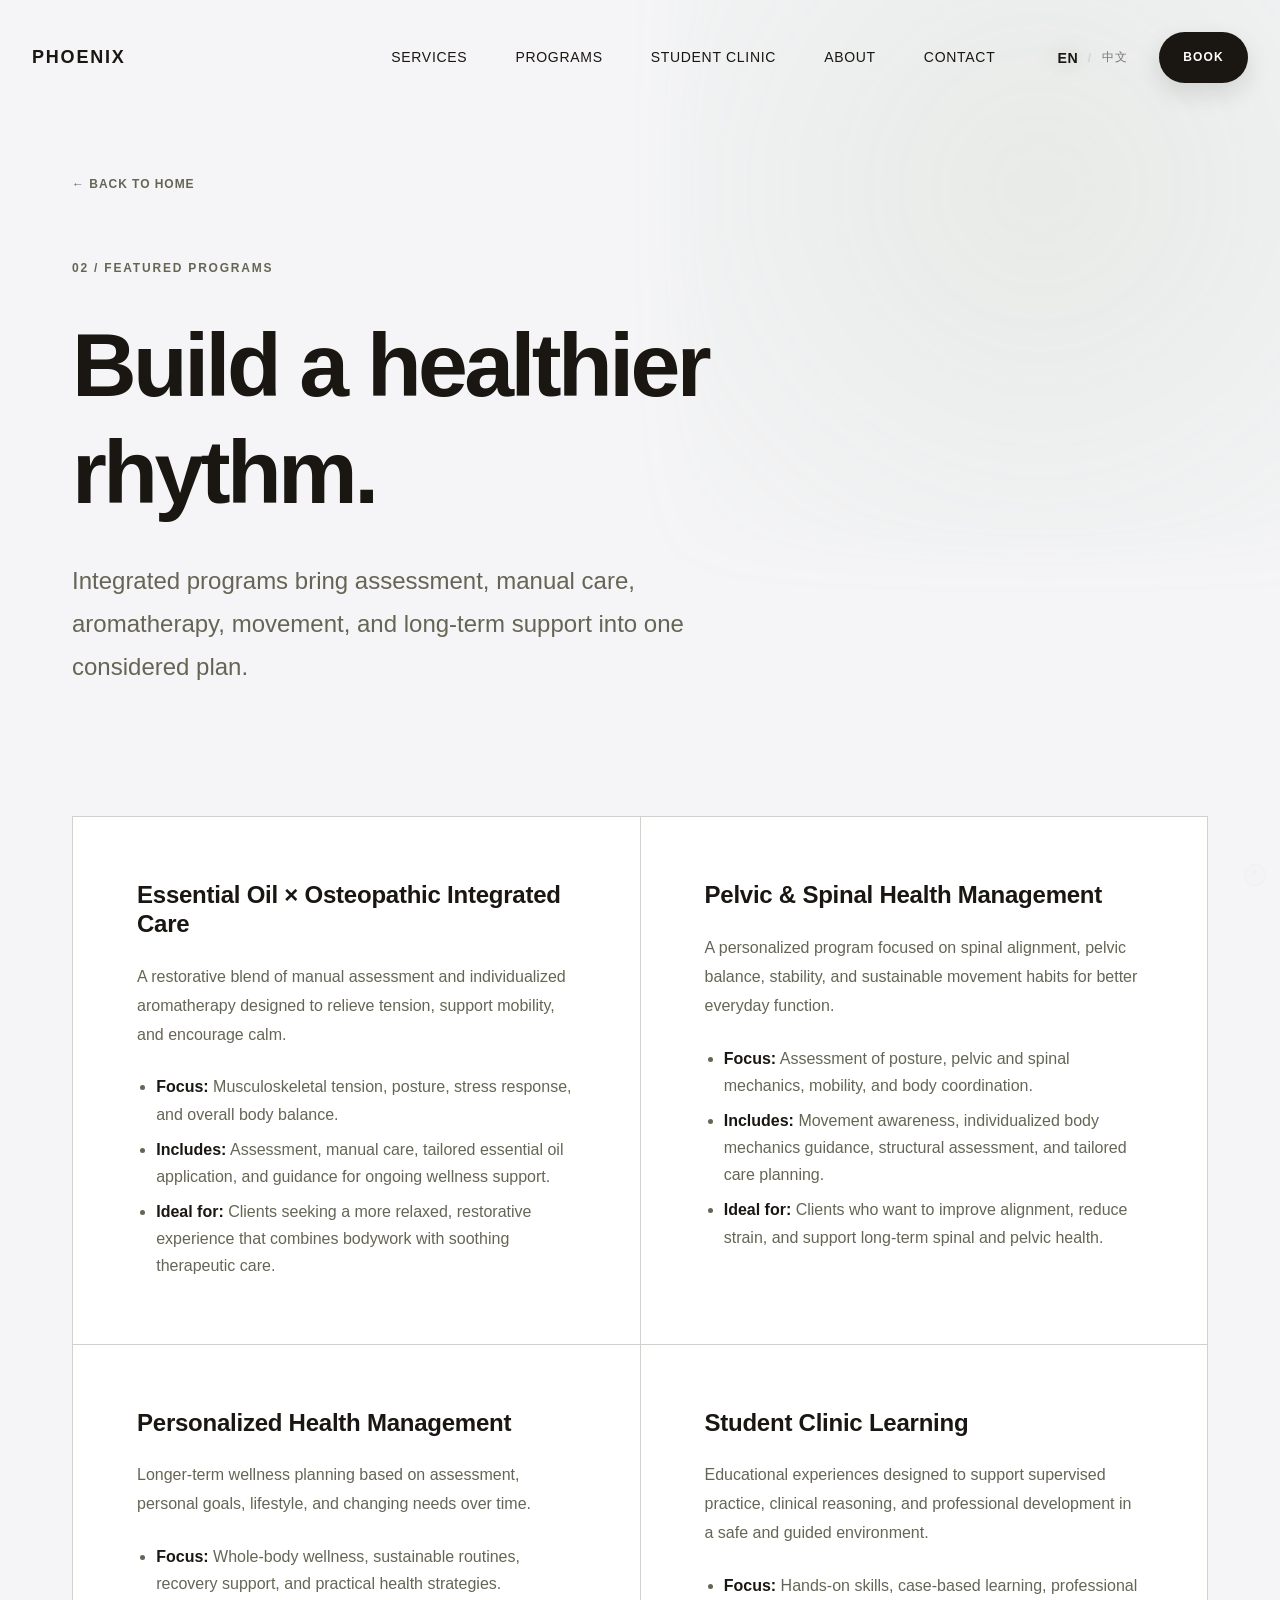
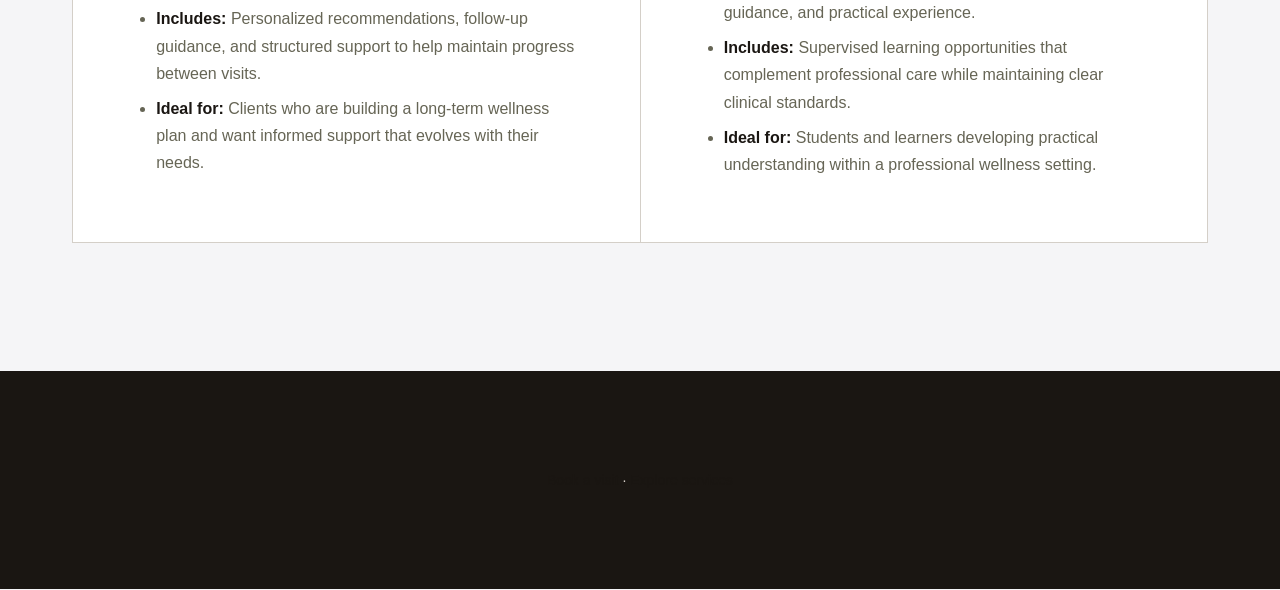
<file: programs.html>
﻿<!DOCTYPE html>
<html lang="en">
<head>
    <meta charset="UTF-8">
    <meta name="viewport" content="width=device-width, initial-scale=1.0">
    <meta name="description" content="Featured wellness programs at Phoenix Health & Wellness Centre.">
    <title>Programs | Phoenix Health & Wellness Centre</title>
    <link rel="stylesheet" href="style.css">
</head>
<body class="booking-page">
    <nav class="navbar scrolled" aria-label="Main navigation"><div class="navbar-container"><a href="index.html" class="navbar-logo" data-en="PHOENIX" data-zh="凤凰">PHOENIX</a><button class="hamburger" id="hamburger" type="button" aria-label="Open menu" aria-controls="navMenu"><span></span><span></span><span></span></button><div class="nav-menu" id="navMenu"><a href="index.html#services" class="nav-link" data-en="Services" data-zh="服务">Services</a><a href="index.html#programs" class="nav-link" data-en="Programs" data-zh="项目">Programs</a><a href="index.html#student-clinic" class="nav-link" data-en="Student Clinic" data-zh="实习诊所">Student Clinic</a><a href="index.html#about" class="nav-link" data-en="About" data-zh="关于">About</a><a href="index.html#contact" class="nav-link" data-en="Contact" data-zh="联系">Contact</a></div><div class="nav-right"><button class="language-toggle" id="languageToggle" type="button" aria-label="Change language"><span class="lang-option" data-lang="en" data-en="EN" data-zh="中文">EN</span><span class="separator">/</span><span class="lang-option" data-lang="zh" data-en="中文" data-zh="EN">中文</span></button><a href="booking.html#booking-form" class="book-btn" data-en="BOOK" data-zh="预约">BOOK</a></div></div></nav>
    <main class="info-page-main">
        <a class="back-link" href="index.html" data-en="← BACK TO HOME" data-zh="← 返回首页">← BACK TO HOME</a>
        <div class="info-page-hero">
            <p class="section-label" data-en="02 / FEATURED PROGRAMS" data-zh="02 / 精选项目">02 / FEATURED PROGRAMS</p>
            <h1 data-en="Build a healthier rhythm." data-zh="建立更健康的节奏。">Build a healthier rhythm.</h1>
            <p data-en="Integrated programs bring assessment, manual care, aromatherapy, movement, and long-term support into one considered plan." data-zh="综合项目将评估、手法护理、芳香疗法、运动和长期支持融入周全的计划。">Integrated programs bring assessment, manual care, aromatherapy, movement, and long-term support into one considered plan.</p>
        </div>

        <div class="info-page-grid">
            <article class="info-page-item">
                <h2 data-en="Essential Oil × Osteopathic Integrated Care" data-zh="精油 × 骨疗法综合护理">Essential Oil × Osteopathic Integrated Care</h2>
                <p data-en="A restorative blend of manual assessment and individualized aromatherapy designed to relieve tension, support mobility, and encourage calm." data-zh="将手法评估与个性化精油疗法结合，帮助缓解紧张、支持活动性，并促进身心放松。">A restorative blend of manual assessment and individualized aromatherapy designed to relieve tension, support mobility, and encourage calm.</p>
                <ul class="detail-list">
                    <li><strong data-en="Focus:" data-zh="重点：">Focus:</strong> <span data-en="Musculoskeletal tension, posture, stress response, and overall body balance." data-zh="肌肉骨骼紧张、姿势、压力反应和整体身体平衡。">Musculoskeletal tension, posture, stress response, and overall body balance.</span></li>
                    <li><strong data-en="Includes:" data-zh="包括：">Includes:</strong> <span data-en="Assessment, manual care, tailored essential oil application, and guidance for ongoing wellness support." data-zh="评估、手法护理、定制精油应用，以及持续健康支持指导。">Assessment, manual care, tailored essential oil application, and guidance for ongoing wellness support.</span></li>
                    <li><strong data-en="Ideal for:" data-zh="适合：">Ideal for:</strong> <span data-en="Clients seeking a more relaxed, restorative experience that combines bodywork with soothing therapeutic care." data-zh="希望通过身体护理与舒缓疗法相结合，获得更放松、更 restorative 的体验的客户。">Clients seeking a more relaxed, restorative experience that combines bodywork with soothing therapeutic care.</span></li>
                </ul>
            </article>

            <article class="info-page-item">
                <h2 data-en="Pelvic & Spinal Health Management" data-zh="骨盆与脊椎健康管理">Pelvic & Spinal Health Management</h2>
                <p data-en="A personalized program focused on spinal alignment, pelvic balance, stability, and sustainable movement habits for better everyday function." data-zh="一个以脊柱排列、骨盆平衡、稳定性和可持续运动习惯为核心的个性化项目，帮助改善日常功能。">A personalized program focused on spinal alignment, pelvic balance, stability, and sustainable movement habits for better everyday function.</p>
                <ul class="detail-list">
                    <li><strong data-en="Focus:" data-zh="重点：">Focus:</strong> <span data-en="Assessment of posture, pelvic and spinal mechanics, mobility, and body coordination." data-zh="姿势评估、骨盆和脊柱力学、活动性以及身体协调。">Assessment of posture, pelvic and spinal mechanics, mobility, and body coordination.</span></li>
                    <li><strong data-en="Includes:" data-zh="包括：">Includes:</strong> <span data-en="Movement awareness, individualized body mechanics guidance, structural assessment, and tailored care planning." data-zh="运动意识、个性化身体力学指导、结构评估和定制护理计划。">Movement awareness, individualized body mechanics guidance, structural assessment, and tailored care planning.</span></li>
                    <li><strong data-en="Ideal for:" data-zh="适合：">Ideal for:</strong> <span data-en="Clients who want to improve alignment, reduce strain, and support long-term spinal and pelvic health." data-zh="希望改善姿势、减少负担，并支持长期骨盆和脊椎健康的客户。">Clients who want to improve alignment, reduce strain, and support long-term spinal and pelvic health.</span></li>
                </ul>
            </article>

            <article class="info-page-item">
                <h2 data-en="Personalized Health Management" data-zh="个性化健康管理">Personalized Health Management</h2>
                <p data-en="Longer-term wellness planning based on assessment, personal goals, lifestyle, and changing needs over time." data-zh="基于评估、个人目标、生活方式和随时间变化的需求，制定长期的个性化健康计划。">Longer-term wellness planning based on assessment, personal goals, lifestyle, and changing needs over time.</p>
                <ul class="detail-list">
                    <li><strong data-en="Focus:" data-zh="重点：">Focus:</strong> <span data-en="Whole-body wellness, sustainable routines, recovery support, and practical health strategies." data-zh="整体健康、可持续习惯、恢复支持和实用的健康策略。">Whole-body wellness, sustainable routines, recovery support, and practical health strategies.</span></li>
                    <li><strong data-en="Includes:" data-zh="包括：">Includes:</strong> <span data-en="Personalized recommendations, follow-up guidance, and structured support to help maintain progress between visits." data-zh="个性化建议、跟进指导和结构化支持，帮助在就诊间保持进展。">Personalized recommendations, follow-up guidance, and structured support to help maintain progress between visits.</span></li>
                    <li><strong data-en="Ideal for:" data-zh="适合：">Ideal for:</strong> <span data-en="Clients who are building a long-term wellness plan and want informed support that evolves with their needs." data-zh="正在建立长期健康计划，并希望获得随需求调整的专业支持的客户。">Clients who are building a long-term wellness plan and want informed support that evolves with their needs.</span></li>
                </ul>
            </article>

            <article class="info-page-item">
                <h2 data-en="Student Clinic Learning" data-zh="实习诊所学习">Student Clinic Learning</h2>
                <p data-en="Educational experiences designed to support supervised practice, clinical reasoning, and professional development in a safe and guided environment." data-zh="教育性体验旨在支持受监督的实践、临床思维和职业发展，并在安全、有指导的环境中进行。">Educational experiences designed to support supervised practice, clinical reasoning, and professional development in a safe and guided environment.</p>
                <ul class="detail-list">
                    <li><strong data-en="Focus:" data-zh="重点：">Focus:</strong> <span data-en="Hands-on skills, case-based learning, professional guidance, and practical experience." data-zh="实践技能、案例学习、专业指导和实际经验。">Hands-on skills, case-based learning, professional guidance, and practical experience.</span></li>
                    <li><strong data-en="Includes:" data-zh="包括：">Includes:</strong> <span data-en="Supervised learning opportunities that complement professional care while maintaining clear clinical standards." data-zh="受监督的学习机会，在保持明确临床标准的同时补充专业护理。">Supervised learning opportunities that complement professional care while maintaining clear clinical standards.</span></li>
                    <li><strong data-en="Ideal for:" data-zh="适合：">Ideal for:</strong> <span data-en="Students and learners developing practical understanding within a professional wellness setting." data-zh="在专业健康环境中培养实际理解的学生和学习者。">Students and learners developing practical understanding within a professional wellness setting.</span></li>
                </ul>
            </article>
        </div>
    </main>

    <footer class="footer booking-footer"><p><a href="booking.html" data-en="Book a visit" data-zh="预约就诊">Book a visit</a> · <a href="services.html" data-en="Explore services" data-zh="探索服务">Explore services</a></p></footer>
    <script src="script.js"></script>
</body>
</html>
</file>
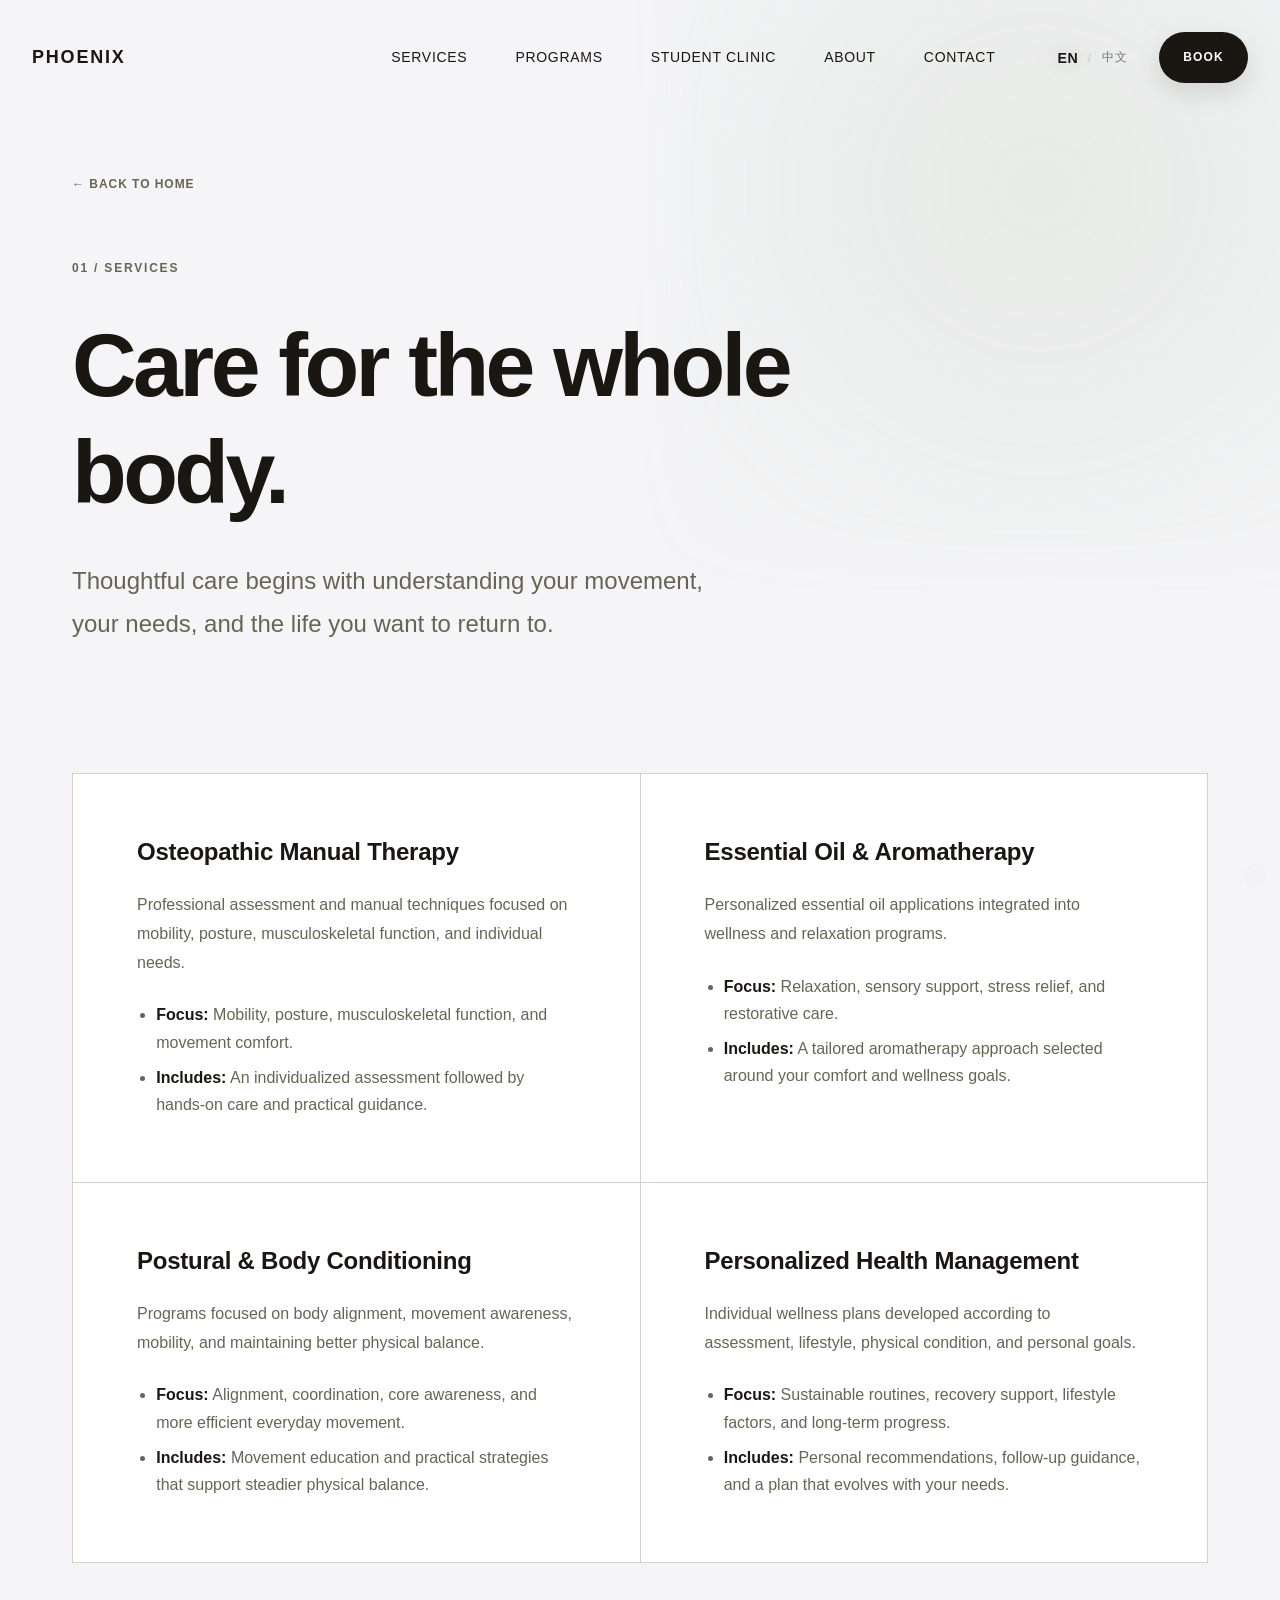
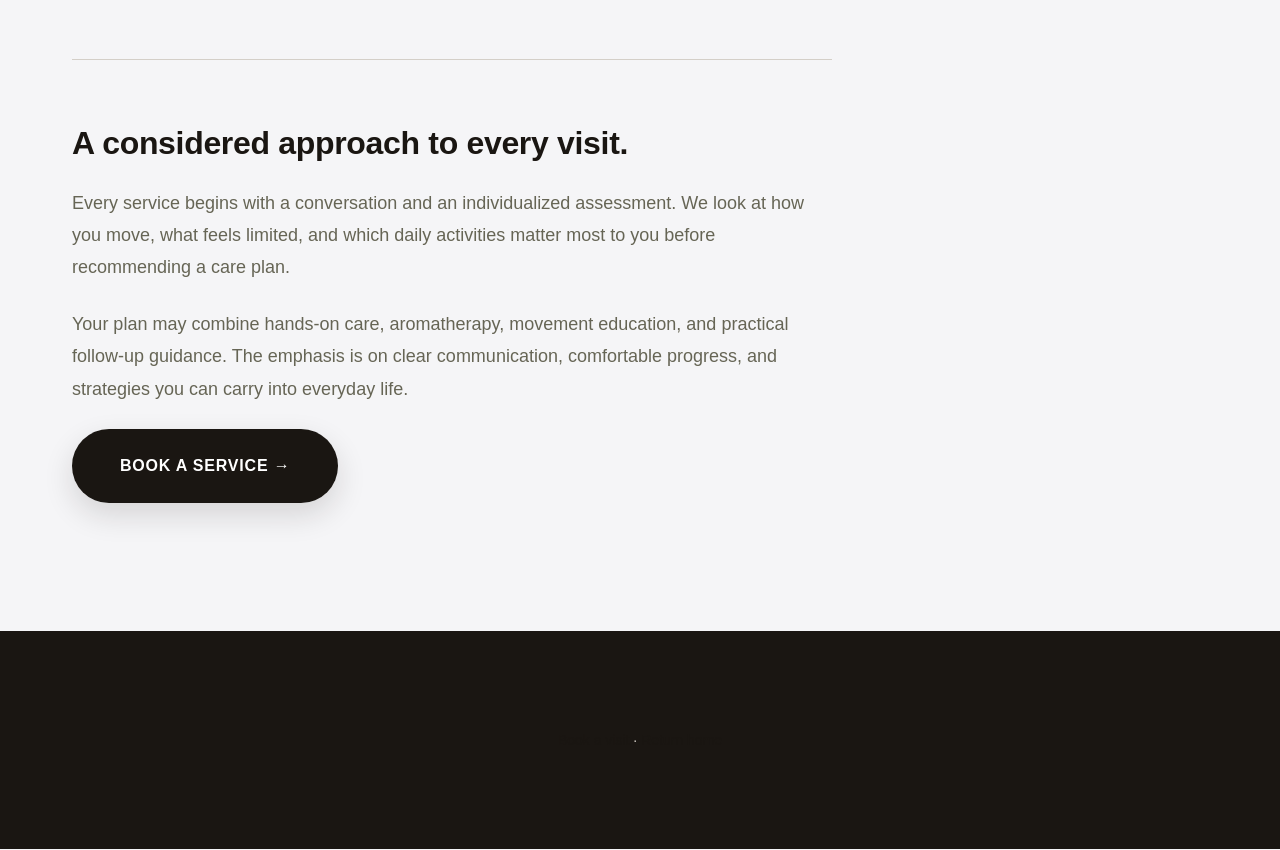
<file: services.html>
﻿<!DOCTYPE html>
<html lang="en">
<head>
    <meta charset="UTF-8">
    <meta name="viewport" content="width=device-width, initial-scale=1.0">
    <meta name="description" content="Explore manual therapy, aromatherapy, body conditioning, and health management at Phoenix Health & Wellness Centre.">
    <title>Services | Phoenix Health & Wellness Centre</title>
    <link rel="stylesheet" href="style.css">
</head>
<body class="booking-page">
    <nav class="navbar scrolled" aria-label="Main navigation">
        <div class="navbar-container">
            <a href="index.html" class="navbar-logo" data-en="PHOENIX" data-zh="凤凰">PHOENIX</a>
            <button class="hamburger" id="hamburger" type="button" aria-label="Open menu" aria-controls="navMenu" aria-expanded="false">
                <span></span><span></span><span></span>
            </button>
            <div class="nav-menu" id="navMenu">
                <a href="index.html#services" class="nav-link" data-en="Services" data-zh="服务">Services</a>
                <a href="index.html#programs" class="nav-link" data-en="Programs" data-zh="项目">Programs</a>
                <a href="index.html#student-clinic" class="nav-link" data-en="Student Clinic" data-zh="实习诊所">Student Clinic</a>
                <a href="index.html#about" class="nav-link" data-en="About" data-zh="关于">About</a>
                <a href="index.html#contact" class="nav-link" data-en="Contact" data-zh="联系">Contact</a>
            </div>
            <div class="nav-right">
                <button class="language-toggle" id="languageToggle" type="button" aria-label="Change language"><span class="lang-option" data-lang="en" data-en="EN" data-zh="中文">EN</span><span class="separator">/</span><span class="lang-option" data-lang="zh" data-en="中文" data-zh="EN">中文</span></button>
                <a href="booking.html#booking-form" class="book-btn" data-en="BOOK" data-zh="预约">BOOK</a>
            </div>
        </div>
    </nav>

    <main class="info-page-main">
        <a class="back-link" href="index.html" data-en="← BACK TO HOME" data-zh="← 返回首页">← BACK TO HOME</a>
        <div class="info-page-hero">
            <p class="section-label" data-en="01 / SERVICES" data-zh="01 / 服务">01 / SERVICES</p>
            <h1 data-en="Care for the whole body." data-zh="全身护理。">Care for the whole body.</h1>
            <p data-en="Thoughtful care begins with understanding your movement, your needs, and the life you want to return to." data-zh="周到的护理始于了解您的活动方式、需求，以及您想回归的生活。">Thoughtful care begins with understanding your movement, your needs, and the life you want to return to.</p>
        </div>
        <div class="info-page-grid">
            <article class="info-page-item">
                <h2 data-en="Osteopathic Manual Therapy" data-zh="骨疗法手法治疗">Osteopathic Manual Therapy</h2>
                <p data-en="Professional assessment and manual techniques focused on mobility, posture, musculoskeletal function, and individual needs." data-zh="专业评估和手法技术，专注于活动性、姿势、肌肉骨骼功能和个人需求。">Professional assessment and manual techniques focused on mobility, posture, musculoskeletal function, and individual needs.</p>
                <ul class="detail-list">
                    <li><strong data-en="Focus:" data-zh="重点：">Focus:</strong> <span data-en="Mobility, posture, musculoskeletal function, and movement comfort." data-zh="活动性、姿势、肌肉骨骼功能和运动舒适度。">Mobility, posture, musculoskeletal function, and movement comfort.</span></li>
                    <li><strong data-en="Includes:" data-zh="包括：">Includes:</strong> <span data-en="An individualized assessment followed by hands-on care and practical guidance." data-zh="个性化评估、手法护理和实用指导。">An individualized assessment followed by hands-on care and practical guidance.</span></li>
                </ul>
            </article>
            <article class="info-page-item">
                <h2 data-en="Essential Oil &amp; Aromatherapy" data-zh="精油与芳香疗法">Essential Oil &amp; Aromatherapy</h2>
                <p data-en="Personalized essential oil applications integrated into wellness and relaxation programs." data-zh="个性化精油应用，融入健康和放松计划。">Personalized essential oil applications integrated into wellness and relaxation programs.</p>
                <ul class="detail-list">
                    <li><strong data-en="Focus:" data-zh="重点：">Focus:</strong> <span data-en="Relaxation, sensory support, stress relief, and restorative care." data-zh="放松、感官支持、缓解压力和修复性护理。">Relaxation, sensory support, stress relief, and restorative care.</span></li>
                    <li><strong data-en="Includes:" data-zh="包括：">Includes:</strong> <span data-en="A tailored aromatherapy approach selected around your comfort and wellness goals." data-zh="根据您的舒适度和健康目标定制芳香疗法方案。">A tailored aromatherapy approach selected around your comfort and wellness goals.</span></li>
                </ul>
            </article>
            <article class="info-page-item">
                <h2 data-en="Postural & Body Conditioning" data-zh="姿势与身体调理">Postural & Body Conditioning</h2>
                <p data-en="Programs focused on body alignment, movement awareness, mobility, and maintaining better physical balance." data-zh="专注于身体对齐、运动意识、活动性和保持更好的身体平衡的计划。">Programs focused on body alignment, movement awareness, mobility, and maintaining better physical balance.</p>
                <ul class="detail-list">
                    <li><strong data-en="Focus:" data-zh="重点：">Focus:</strong> <span data-en="Alignment, coordination, core awareness, and more efficient everyday movement." data-zh="身体对齐、协调、核心意识和更高效的日常活动。">Alignment, coordination, core awareness, and more efficient everyday movement.</span></li>
                    <li><strong data-en="Includes:" data-zh="包括：">Includes:</strong> <span data-en="Movement education and practical strategies that support steadier physical balance." data-zh="运动教育和帮助改善身体平衡的实用策略。">Movement education and practical strategies that support steadier physical balance.</span></li>
                </ul>
            </article>
            <article class="info-page-item">
                <h2 data-en="Personalized Health Management" data-zh="个性化健康管理">Personalized Health Management</h2>
                <p data-en="Individual wellness plans developed according to assessment, lifestyle, physical condition, and personal goals." data-zh="根据评估、生活方式、身体状况和个人目标制定的个人健康计划。">Individual wellness plans developed according to assessment, lifestyle, physical condition, and personal goals.</p>
                <ul class="detail-list">
                    <li><strong data-en="Focus:" data-zh="重点：">Focus:</strong> <span data-en="Sustainable routines, recovery support, lifestyle factors, and long-term progress." data-zh="可持续习惯、恢复支持、生活方式因素和长期进步。">Sustainable routines, recovery support, lifestyle factors, and long-term progress.</span></li>
                    <li><strong data-en="Includes:" data-zh="包括：">Includes:</strong> <span data-en="Personal recommendations, follow-up guidance, and a plan that evolves with your needs." data-zh="个性化建议、后续指导，以及随需求调整的计划。">Personal recommendations, follow-up guidance, and a plan that evolves with your needs.</span></li>
                </ul>
            </article>
        </div>
        <div class="detail-content">
            <h2 data-en="A considered approach to every visit." data-zh="以周全的方法对待每一次护理。">A considered approach to every visit.</h2>
            <p data-en="Every service begins with a conversation and an individualized assessment. We look at how you move, what feels limited, and which daily activities matter most to you before recommending a care plan." data-zh="每项服务都从沟通和个性化评估开始。在制定护理计划前，我们会了解您的活动方式、受限之处，以及对您最重要的日常活动。">Every service begins with a conversation and an individualized assessment. We look at how you move, what feels limited, and which daily activities matter most to you before recommending a care plan.</p>
            <p data-en="Your plan may combine hands-on care, aromatherapy, movement education, and practical follow-up guidance. The emphasis is on clear communication, comfortable progress, and strategies you can carry into everyday life." data-zh="您的计划可能结合手法护理、芳香疗法、运动教育和实用的后续指导。我们重视清晰沟通、舒适进展，以及能够融入日常生活的策略。">Your plan may combine hands-on care, aromatherapy, movement education, and practical follow-up guidance. The emphasis is on clear communication, comfortable progress, and strategies you can carry into everyday life.</p>
            <a href="booking.html#booking-form" class="cta-primary" data-en="BOOK A SERVICE →" data-zh="预约服务 →">BOOK A SERVICE →</a>
        </div>
    </main>
    <footer class="footer booking-footer"><p><a href="booking.html" data-en="Book a visit" data-zh="预约就诊">Book a visit</a> · <a href="index.html" data-en="Return home" data-zh="返回首页">Return home</a></p></footer>
    <script src="script.js"></script>
</body>
</html>
</file>
<file: style.css>
/* ============================================================================
   PHOENIX HEALTH & WELLNESS CENTRE - STYLESHEET
   Premium, Editorial, Calm, Professional
   ========================================================================== */

/* ============================================================================
   1. CSS VARIABLES & DESIGN SYSTEM
   ========================================================================== */

:root {
    /* Colors */
    --color-off-white: #faf8f5;
    --color-cream: #f5f1ed;
    --color-white: #ffffff;
    --color-charcoal: #1a1612;
    --color-dark-gray: #2a2520;
    --color-medium-gray: #666555;
    --color-light-gray: #d4cfc8;
    --color-accent: #8b9e7c; /* Muted sage green */

    /* Radii */
    --radius-sm: 16px;
    --radius-md: 22px;
    --radius-lg: 28px;
    --radius-xl: 36px;

    /* Shadows */
    --shadow-soft: 0 18px 45px rgba(26, 22, 18, 0.08);
    --shadow-card: 0 12px 32px rgba(26, 22, 18, 0.06);
    
    /* Typography */
    --font-primary: -apple-system, BlinkMacSystemFont, 'Segoe UI', 'Helvetica Neue', sans-serif;
    --font-size-xs: 0.75rem;
    --font-size-sm: 0.875rem;
    --font-size-base: 1rem;
    --font-size-lg: 1.125rem;
    --font-size-xl: 1.5rem;
    --font-size-2xl: 2rem;
    --font-size-3xl: 2.5rem;
    --font-size-4xl: 3.5rem;
    --font-size-5xl: 4.5rem;
    
    /* Line heights */
    --line-height-tight: 1.2;
    --line-height-snug: 1.4;
    --line-height-normal: 1.6;
    --line-height-relaxed: 1.8;
    
    /* Spacing */
    --spacing-xs: 0.5rem;
    --spacing-sm: 1rem;
    --spacing-md: 1.5rem;
    --spacing-lg: 2rem;
    --spacing-xl: 3rem;
    --spacing-2xl: 4rem;
    --spacing-3xl: 6rem;
    --spacing-4xl: 8rem;
    
    /* Transitions */
    --transition-fast: 200ms ease;
    --transition-base: 300ms ease;
    --transition-slow: 500ms ease;
    
    /* Borders */
    --border-thin: 1px solid var(--color-light-gray);
    --border-light: 1px solid rgba(26, 22, 18, 0.08);
}

/* ============================================================================
   2. RESET & BASE STYLES
   ========================================================================== */

* {
    margin: 0;
    padding: 0;
    box-sizing: border-box;
}

html {
    scroll-behavior: smooth;
}

body {
    font-family: var(--font-primary);
    color: var(--color-charcoal);
    background:
        radial-gradient(circle at top left, rgba(139, 158, 124, 0.12), transparent 32%),
        radial-gradient(circle at bottom right, rgba(214, 210, 203, 0.24), transparent 28%),
        var(--color-off-white);
    line-height: var(--line-height-normal);
    font-size: var(--font-size-base);
    -webkit-font-smoothing: antialiased;
    -moz-osx-font-smoothing: grayscale;
    overflow-x: hidden;
    position: relative;
}

body::before {
    content: "";
    position: fixed;
    inset: -20% -10% auto auto;
    width: 46rem;
    height: 46rem;
    background: radial-gradient(circle, rgba(139, 158, 124, 0.12), rgba(139, 158, 124, 0));
    filter: blur(24px);
    pointer-events: none;
    z-index: 0;
    animation: backgroundDrift 18s ease-in-out infinite alternate;
}

body > * {
    position: relative;
    z-index: 1;
}

body.language-changing::after {
    content: "";
    position: fixed;
    inset: 0;
    z-index: 1000;
    pointer-events: none;
    background:
        linear-gradient(115deg, transparent 0 34%, rgba(255, 255, 255, 0.72) 46%, rgba(139, 158, 124, 0.42) 52%, transparent 64%),
        radial-gradient(circle at center, rgba(255, 255, 255, 0.2), transparent 48%);
    transform: translateX(-120%);
    animation: languageSweep 1.1s cubic-bezier(0.22, 1, 0.36, 1) both;
}

body.language-changing [data-en][data-zh] {
    animation: languageTextShift 650ms cubic-bezier(0.22, 1, 0.36, 1) both;
}

.secret-effects-button {
    position: fixed;
    right: 14px;
    bottom: 14px;
    z-index: 1100;
    width: 22px;
    height: 22px;
    padding: 0;
    border: 1px solid rgba(139, 158, 124, 0.2);
    border-radius: 50%;
    background: rgba(26, 22, 18, 0.04);
    color: rgba(139, 158, 124, 0.35);
    font-size: 0.65rem;
    line-height: 1;
    opacity: 0.18;
    transition: opacity 250ms ease, transform 350ms ease, box-shadow 350ms ease, color 350ms ease;
}

.secret-effects-button:hover,
.secret-effects-button:focus-visible,
.secret-effects-button.is-active {
    opacity: 1;
    color: var(--color-accent);
    transform: scale(1.35) rotate(180deg);
    box-shadow: 0 0 0 7px rgba(139, 158, 124, 0.1), 0 0 24px rgba(139, 158, 124, 0.55);
}

body.secret-mode {
    background-size: 140% 140%;
    animation: secretBackground 14s ease-in-out infinite alternate;
}

body.secret-mode::before {
    animation: secretAura 7s ease-in-out infinite alternate;
    opacity: 1;
}

body.secret-mode .navbar {
    animation: secretNav 5s ease-in-out infinite alternate;
}

body.secret-mode .hero-headline,
body.secret-mode .section-headline,
body.secret-mode .info-page-hero h1 {
    animation: secretTextGlow 3s ease-in-out infinite alternate;
}

body.secret-mode .service-card,
body.secret-mode .principle,
body.secret-mode .info-page-item {
    animation: secretCardFloat 5s ease-in-out infinite alternate;
}

body.secret-mode .service-card:nth-child(2),
body.secret-mode .principle:nth-child(2),
body.secret-mode .info-page-item:nth-child(2) {
    animation-delay: -1.2s;
}

body.secret-mode .service-card:nth-child(3),
body.secret-mode .principle:nth-child(3),
body.secret-mode .info-page-item:nth-child(3) {
    animation-delay: -2.4s;
}

body.secret-mode .service-card:nth-child(4),
body.secret-mode .principle:nth-child(4),
body.secret-mode .info-page-item:nth-child(4) {
    animation-delay: -3.6s;
}

body.secret-mode .program-image,
body.secret-mode .about-image,
body.secret-mode .hero-image img,
body.secret-mode .map-placeholder {
    animation: secretImagePulse 8s ease-in-out infinite alternate;
}

body.secret-mode .cta-primary,
body.secret-mode .cta-secondary,
body.secret-mode .book-btn {
    animation: secretButtonPulse 2.4s ease-in-out infinite;
}

body.secret-mode .visual-break {
    animation: secretHueShift 10s ease-in-out infinite alternate;
}

/* Reduce motion for accessibility */
@media (prefers-reduced-motion: reduce) {
    * {
        animation: none !important;
        transition: none !important;
    }
}

/* ============================================================================
   3. TYPOGRAPHY
   ========================================================================== */

h1, h2, h3, h4, h5, h6 {
    line-height: var(--line-height-tight);
    font-weight: 600;
    letter-spacing: -0.01em;
}

p {
    line-height: var(--line-height-relaxed);
    margin-bottom: var(--spacing-md);
}

a {
    color: var(--color-charcoal);
    text-decoration: none;
    transition: color var(--transition-fast);
}

a:hover {
    color: var(--color-accent);
}

button {
    font-family: inherit;
    cursor: pointer;
    border: none;
    background: none;
}

img {
    max-width: 100%;
    height: auto;
    display: block;
}

/* ============================================================================
   4. NAVIGATION
   ========================================================================== */

.navbar {
    position: fixed;
    top: 0;
    left: 0;
    right: 0;
    z-index: 999;
    background-color: transparent;
    transition: transform var(--transition-base), backdrop-filter var(--transition-base), background-color var(--transition-base), box-shadow var(--transition-base), padding var(--transition-base);
    padding: var(--spacing-lg) 0;
    animation: navReveal 0.8s cubic-bezier(0.22, 1, 0.36, 1) both;
}

.navbar.scrolled {
    background-color: rgba(250, 248, 245, 0.85);
    backdrop-filter: blur(10px);
    padding: var(--spacing-md) 0;
    box-shadow: 0 1px 3px rgba(26, 22, 18, 0.05);
}

.navbar-container {
    max-width: 1440px;
    margin: 0 auto;
    padding: 0 var(--spacing-lg);
    display: flex;
    align-items: center;
    justify-content: space-between;
}

.navbar-logo {
    font-size: var(--font-size-lg);
    font-weight: 700;
    letter-spacing: 0.1em;
    color: var(--color-charcoal);
    transition: color var(--transition-fast);
    margin-right: auto;
}

.navbar-logo:hover {
    color: var(--color-accent);
}

.nav-menu {
    display: flex;
    gap: var(--spacing-xl);
    margin: 0 var(--spacing-2xl);
}

.nav-link {
    font-size: var(--font-size-sm);
    font-weight: 500;
    text-transform: uppercase;
    letter-spacing: 0.05em;
    color: var(--color-charcoal);
    position: relative;
    transition: color var(--transition-fast);
}

.nav-link:after {
    content: '';
    position: absolute;
    bottom: -2px;
    left: 0;
    width: 0;
    height: 1px;
    background-color: var(--color-accent);
    transition: width var(--transition-fast);
}

.nav-link:hover:after {
    width: 100%;
}

.nav-right {
    display: flex;
    align-items: center;
    gap: var(--spacing-lg);
}

.language-toggle {
    display: inline-flex;
    align-items: center;
    gap: 0.15rem;
    font-size: var(--font-size-xs);
    font-weight: 600;
    letter-spacing: 0.05em;
    color: var(--color-charcoal);
    text-transform: uppercase;
    background: transparent;
    border: none;
    padding: 0;
    position: relative;
    isolation: isolate;
}

.language-toggle .lang-option {
    display: inline-block;
    opacity: 0.55;
    font-weight: 500;
    transition: transform 0.25s ease, opacity 0.25s ease, font-weight 0.25s ease, color 0.25s ease;
    transform-origin: center;
}

.language-toggle .lang-option.is-active {
    opacity: 1;
    font-weight: 900;
    transform: scale(1.18);
    color: var(--color-charcoal);
    text-shadow: 0 0 18px rgba(139, 158, 124, 0.45);
}

.language-toggle .lang-option:not(.is-active) {
    font-weight: 400;
}

.language-toggle:hover .lang-option.is-active {
    transform: scale(1.25) rotate(-2deg);
}

.language-toggle .separator {
    color: var(--color-light-gray);
    margin: 0 var(--spacing-xs);
    opacity: 0.8;
}

.book-btn {
    font-size: var(--font-size-xs);
    font-weight: 700;
    letter-spacing: 0.1em;
    color: var(--color-white);
    background-color: var(--color-charcoal);
    padding: var(--spacing-sm) var(--spacing-md);
    border-radius: 999px;
    transition: transform var(--transition-base), box-shadow var(--transition-base), background-color var(--transition-base), color var(--transition-base);
    text-transform: uppercase;
    box-shadow: 0 10px 25px rgba(26, 22, 18, 0.12);
}

.book-btn:hover {
    background-color: var(--color-accent);
    color: var(--color-white);
    transform: translateY(-3px) scale(1.02);
    box-shadow: 0 18px 35px rgba(139, 158, 124, 0.25);
}

/* Hamburger menu (hidden on desktop) */
.hamburger {
    display: none;
    flex-direction: column;
    justify-content: center;
    gap: 5px;
    margin-right: var(--spacing-md);
    background: transparent;
    border: none;
    padding: 0;
    cursor: pointer;
}

.hamburger span {
    width: 24px;
    height: 2px;
    background-color: var(--color-charcoal);
    transition: transform 0.28s ease, opacity 0.2s ease, background-color 0.2s ease;
    display: block;
    border-radius: 2px;
}

.hamburger.active span:nth-child(1) {
    transform: rotate(45deg) translate(6px, 6px);
}

.hamburger.active span:nth-child(2) {
    opacity: 0;
    transform: scaleX(0);
}

.hamburger.active span:nth-child(3) {
    transform: rotate(-45deg) translate(6px, -6px);
}

body.menu-open {
    overflow: hidden;
}

/* ============================================================================
   5. HERO SECTION
   ========================================================================== */

.hero {
    min-height: 100vh;
    display: flex;
    align-items: center;
    justify-content: space-between;
    gap: var(--spacing-4xl);
    padding-top: 120px;
    padding: 120px var(--spacing-lg) var(--spacing-4xl);
    background-color: var(--color-white);
    position: relative;
    overflow: hidden;
    max-width: 1440px;
    margin: 0 auto;
}

.hero-content {
    flex: 1;
    max-width: 600px;
    animation: fadeInUp 0.8s ease 0.2s both;
}

.hero-label {
    font-size: var(--font-size-xs);
    font-weight: 600;
    letter-spacing: 0.15em;
    text-transform: uppercase;
    color: var(--color-medium-gray);
    margin-bottom: var(--spacing-xl);
}

.hero-headline {
    font-size: var(--font-size-5xl);
    line-height: var(--line-height-tight);
    margin-bottom: var(--spacing-xl);
    color: var(--color-charcoal);
}

.hero-description {
    font-size: var(--font-size-lg);
    color: var(--color-medium-gray);
    line-height: var(--line-height-relaxed);
    margin-bottom: var(--spacing-2xl);
    max-width: 480px;
}

.hero-ctas {
    display: flex;
    gap: var(--spacing-lg);
    flex-wrap: wrap;
}

.cta-primary {
    display: inline-flex;
    align-items: center;
    gap: var(--spacing-sm);
    font-size: var(--font-size-base);
    font-weight: 700;
    letter-spacing: 0.05em;
    background-color: var(--color-charcoal);
    color: var(--color-white);
    padding: var(--spacing-md) var(--spacing-xl);
    border-radius: 999px;
    transition: transform var(--transition-base), box-shadow var(--transition-base), background-color var(--transition-base), filter var(--transition-base);
    text-transform: uppercase;
    box-shadow: 0 12px 30px rgba(26, 22, 18, 0.14);
}

.cta-primary:hover {
    background-color: var(--color-accent);
    transform: translateY(-4px) scale(1.02);
    box-shadow: 0 20px 42px rgba(139, 158, 124, 0.28);
    filter: saturate(1.08);
}

.cta-secondary {
    display: inline-flex;
    align-items: center;
    gap: var(--spacing-sm);
    font-size: var(--font-size-base);
    font-weight: 700;
    letter-spacing: 0.05em;
    color: var(--color-charcoal);
    padding: var(--spacing-md) var(--spacing-xl);
    border: 1px solid var(--color-charcoal);
    border-radius: 999px;
    transition: transform var(--transition-base), border-color var(--transition-base), color var(--transition-base), box-shadow var(--transition-base);
    text-transform: uppercase;
}

.cta-secondary:hover {
    border-color: var(--color-accent);
    color: var(--color-accent);
    transform: translateY(-3px);
    box-shadow: 0 14px 30px rgba(26, 22, 18, 0.08);
}

.cta-primary.large {
    font-size: var(--font-size-lg);
    padding: var(--spacing-lg) var(--spacing-2xl);
}

.hero-image {
    flex: 1;
    animation: fadeIn 0.8s ease 0.4s both;
    min-height: 500px;
    display: flex;
    align-items: center;
    justify-content: center;
}

.hero-image img {
    width: 100%;
    height: 100%;
    object-fit: cover;
    border-radius: var(--radius-xl);
    box-shadow: var(--shadow-soft);
    animation: floatImage 8s ease-in-out infinite alternate;
}

/* ============================================================================
   6. SECTION CONTAINER & STYLING
   ========================================================================== */

.section-container {
    max-width: 1200px;
    margin: 0 auto;
    padding: 0 var(--spacing-lg);
}

.section-label {
    font-size: var(--font-size-xs);
    font-weight: 600;
    letter-spacing: 0.15em;
    text-transform: uppercase;
    color: var(--color-medium-gray);
    margin-bottom: var(--spacing-lg);
    animation: fadeInUp 0.6s ease both;
}

.section-headline {
    font-size: var(--font-size-4xl);
    line-height: var(--line-height-tight);
    margin-bottom: var(--spacing-3xl);
    color: var(--color-charcoal);
    animation: fadeInUp 0.6s ease 0.1s both;
}

/* ============================================================================
   7. SERVICES SECTION
   ========================================================================== */

.services {
    padding: var(--spacing-4xl) var(--spacing-lg);
    background-color: var(--color-off-white);
}

.services-grid {
    display: grid;
    grid-template-columns: repeat(auto-fit, minmax(280px, 1fr));
    gap: var(--spacing-3xl);
    margin-top: var(--spacing-3xl);
}

.service-card {
    padding: var(--spacing-2xl);
    background-color: var(--color-white);
    border: var(--border-light);
    border-radius: var(--radius-lg);
    transition: transform 450ms cubic-bezier(0.22, 1, 0.36, 1), box-shadow 450ms cubic-bezier(0.22, 1, 0.36, 1), border-color 300ms ease, opacity 300ms ease;
    animation: fadeInUp 0.8s cubic-bezier(0.22, 1, 0.36, 1) both;
    display: flex;
    flex-direction: column;
    box-shadow: var(--shadow-card);
    position: relative;
    overflow: hidden;
}

.service-card::before {
    content: "";
    position: absolute;
    inset: -30% auto auto -30%;
    width: 70%;
    height: 180%;
    background: linear-gradient(120deg, transparent 0%, rgba(255,255,255,0.8) 45%, transparent 100%);
    transform: translateX(-140%) rotate(12deg);
    transition: transform 900ms ease;
    pointer-events: none;
}

.service-card:nth-child(2) {
    animation-delay: 0.1s;
}

.service-card:nth-child(3) {
    animation-delay: 0.2s;
}

.service-card:nth-child(4) {
    animation-delay: 0.3s;
}

.service-card:hover {
    border-color: var(--color-accent);
    box-shadow: 0 24px 45px rgba(26, 22, 18, 0.14);
    transform: translateY(-12px) rotateX(2deg) scale(1.015);
}

.service-card:hover::before {
    transform: translateX(240%) rotate(12deg);
}

.service-icon {
    width: 48px;
    height: 48px;
    margin-bottom: var(--spacing-lg);
    color: var(--color-accent);
}

.service-icon svg {
    width: 100%;
    height: 100%;
}

.service-title {
    font-size: var(--font-size-lg);
    margin-bottom: var(--spacing-md);
    color: var(--color-charcoal);
}

.service-description {
    font-size: var(--font-size-base);
    color: var(--color-medium-gray);
    line-height: var(--line-height-relaxed);
    margin: 0;
}

.text-link {
    display: inline-block;
    margin-top: var(--spacing-md);
    color: var(--color-charcoal);
    font-size: var(--font-size-xs);
    font-weight: 700;
    letter-spacing: 0.08em;
    transition: color var(--transition-fast), transform var(--transition-fast);
}

.text-link:hover {
    color: var(--color-accent);
    transform: translateX(3px);
}

/* ============================================================================
   8. PROGRAMS SECTION
   ========================================================================== */

.programs {
    padding: var(--spacing-4xl) var(--spacing-lg);
    background-color: var(--color-white);
}

.section-heading-row {
    display: flex;
    align-items: center;
    justify-content: space-between;
    gap: var(--spacing-lg);
    margin-bottom: var(--spacing-2xl);
}

.section-heading-row .section-label {
    margin-bottom: 0;
}

.section-heading-row .cta-secondary {
    flex-shrink: 0;
    padding: var(--spacing-sm) var(--spacing-md);
    font-size: var(--font-size-xs);
}

.program-block {
    display: grid;
    grid-template-columns: 1fr 1fr;
    gap: var(--spacing-3xl);
    align-items: center;
    margin-bottom: var(--spacing-4xl);
    animation: fadeInUp 0.6s ease both;
}

.program-block:nth-child(2) {
    animation-delay: 0.1s;
}

.program-block:nth-child(3) {
    animation-delay: 0.2s;
}

.program-block--reversed {
    grid-template-columns: 1fr 1fr;
    direction: rtl;
}

.program-block--reversed > * {
    direction: ltr;
}

.program-image {
    position: relative;
    overflow: hidden;
    border-radius: var(--radius-xl);
    min-height: 400px;
    box-shadow: var(--shadow-card);
    transform: perspective(1000px) rotateY(0deg);
    transition: transform 500ms cubic-bezier(0.22, 1, 0.36, 1), box-shadow 500ms cubic-bezier(0.22, 1, 0.36, 1), filter 500ms ease;
    isolation: isolate;
}

.program-image::after {
    content: "";
    position: absolute;
    inset: 0;
    background: linear-gradient(135deg, rgba(255,255,255,0.16), rgba(255,255,255,0));
    opacity: 0;
    transition: opacity 400ms ease;
    pointer-events: none;
    z-index: 1;
}

.program-image img {
    width: 100%;
    height: 100%;
    object-fit: cover;
    transition: transform 700ms cubic-bezier(0.22, 1, 0.36, 1), filter 600ms ease;
    transform-origin: center;
}

.program-block:hover .program-image {
    transform: perspective(1000px) rotateY(2deg) translateY(-4px);
    box-shadow: 0 22px 40px rgba(26, 22, 18, 0.12);
}

.program-block:hover .program-image::after {
    opacity: 1;
}

.program-block:hover .program-image img {
    transform: scale(1.08) rotate(0.8deg);
    filter: saturate(1.12) contrast(1.04);
}

.program-content {
    padding: var(--spacing-lg);
}

.program-title {
    font-size: var(--font-size-2xl);
    line-height: var(--line-height-tight);
    margin-bottom: var(--spacing-lg);
    color: var(--color-charcoal);
}

.program-description {
    font-size: var(--font-size-lg);
    color: var(--color-medium-gray);
    line-height: var(--line-height-relaxed);
}

.program-content .text-link {
    margin-top: 0;
}

/* ============================================================================
   9. WHY PHOENIX SECTION
   ========================================================================== */

.why-phoenix {
    background-color: var(--color-charcoal);
    color: var(--color-white);
    padding: var(--spacing-4xl) var(--spacing-lg);
}

.why-phoenix .section-label {
    color: var(--color-light-gray);
}

.why-phoenix .section-headline {
    color: var(--color-white);
}

.principles-grid {
    display: grid;
    grid-template-columns: repeat(auto-fit, minmax(260px, 1fr));
    gap: var(--spacing-2xl);
    margin-top: var(--spacing-3xl);
}

.principle {
    padding: var(--spacing-2xl);
    background-color: rgba(255, 255, 255, 0.03);
    border: 1px solid rgba(255, 255, 255, 0.1);
    border-radius: var(--radius-lg);
    animation: fadeInUp 0.8s cubic-bezier(0.22, 1, 0.36, 1) both;
    transition: transform var(--transition-base), border-color var(--transition-base), background-color var(--transition-base), box-shadow var(--transition-base);
}

.principle:nth-child(2) {
    animation-delay: 0.1s;
}

.principle:nth-child(3) {
    animation-delay: 0.2s;
}

.principle:nth-child(4) {
    animation-delay: 0.3s;
}

.principle:hover {
    border-color: var(--color-accent);
    background-color: rgba(139, 158, 124, 0.08);
    transform: translateY(-8px) scale(1.01);
    box-shadow: 0 18px 35px rgba(139, 158, 124, 0.12);
}

.principle-number {
    font-size: var(--font-size-3xl);
    font-weight: 700;
    color: var(--color-accent);
    margin-bottom: var(--spacing-lg);
    letter-spacing: -0.02em;
}

.principle-title {
    font-size: var(--font-size-lg);
    margin-bottom: var(--spacing-md);
    color: var(--color-white);
}

.principle-text {
    font-size: var(--font-size-base);
    color: var(--color-light-gray);
    line-height: var(--line-height-relaxed);
    margin: 0;
}

/* ============================================================================
   10. VISUAL BREAK SECTION
   ========================================================================== */

.visual-break {
    position: relative;
    min-height: 500px;
    display: flex;
    align-items: center;
    justify-content: center;
    overflow: hidden;
}

.visual-break-image {
    position: absolute;
    top: 0;
    left: 0;
    width: 100%;
    height: 100%;
    z-index: 0;
}

.visual-break-image img {
    width: 100%;
    height: 100%;
    object-fit: cover;
}

.visual-break-overlay {
    position: absolute;
    top: 0;
    left: 0;
    width: 100%;
    height: 100%;
    background: rgba(26, 22, 18, 0.4);
    display: flex;
    align-items: center;
    justify-content: center;
    z-index: 1;
}

.visual-break-text {
    font-size: var(--font-size-4xl);
    line-height: var(--line-height-tight);
    color: var(--color-white);
    text-align: center;
    max-width: 600px;
    padding: var(--spacing-lg);
    margin: 0;
    animation: fadeIn 0.8s ease both;
}

/* ============================================================================
   11. STUDENT CLINIC SECTION
   ========================================================================== */

.student-clinic {
    padding: var(--spacing-4xl) var(--spacing-lg);
    background-color: var(--color-off-white);
}

.student-content {
    margin-top: var(--spacing-3xl);
}

.student-intro {
    font-size: var(--font-size-lg);
    color: var(--color-medium-gray);
    line-height: var(--line-height-relaxed);
    max-width: 800px;
    margin-bottom: var(--spacing-2xl);
}

.student-features {
    display: grid;
    grid-template-columns: repeat(auto-fit, minmax(200px, 1fr));
    gap: var(--spacing-2xl);
    margin-bottom: var(--spacing-2xl);
}

.student-feature {
    padding: var(--spacing-xl);
    background-color: var(--color-white);
    border-left: 3px solid var(--color-accent);
    border-radius: 2px;
    animation: fadeInUp 0.6s ease both;
}

.student-feature:nth-child(2) {
    animation-delay: 0.1s;
}

.student-feature:nth-child(3) {
    animation-delay: 0.2s;
}

.student-feature:nth-child(4) {
    animation-delay: 0.3s;
}

.student-feature:nth-child(5) {
    animation-delay: 0.4s;
}

.student-feature h4 {
    font-size: var(--font-size-base);
    color: var(--color-charcoal);
    margin: 0;
}

.student-disclaimer {
    font-size: var(--font-size-base);
    color: var(--color-medium-gray);
    line-height: var(--line-height-relaxed);
    border-top: var(--border-thin);
    border-bottom: var(--border-thin);
    padding: var(--spacing-lg) 0;
    margin: 0;
}

/* ============================================================================
   12. ABOUT SECTION
   ========================================================================== */

.about {
    padding: var(--spacing-4xl) var(--spacing-lg);
    background-color: var(--color-white);
}

.about-content {
    display: grid;
    grid-template-columns: 1fr 1fr;
    gap: var(--spacing-3xl);
    align-items: center;
    margin-top: var(--spacing-3xl);
}

.about-text {
    animation: fadeInUp 0.6s ease both;
}

.about-text p {
    font-size: var(--font-size-lg);
    color: var(--color-medium-gray);
    line-height: var(--line-height-relaxed);
}

.about-text p:last-child {
    margin-bottom: 0;
}

.about-image {
    animation: fadeInUp 0.6s ease 0.1s both;
    border-radius: var(--radius-xl);
    overflow: hidden;
    min-height: 400px;
    box-shadow: var(--shadow-card);
}

.about-image img {
    width: 100%;
    height: 100%;
    object-fit: cover;
}

/* ============================================================================
   13. CONTACT SECTION
   ========================================================================== */

.contact {
    background: linear-gradient(135deg, var(--color-dark-gray) 0%, var(--color-charcoal) 100%);
    color: var(--color-white);
    padding: var(--spacing-4xl) var(--spacing-lg);
    position: relative;
    overflow: hidden;
}

.contact::before {
    content: "";
    position: absolute;
    inset: -20% auto auto -10%;
    width: 26rem;
    height: 26rem;
    border-radius: 50%;
    background: radial-gradient(circle, rgba(139, 158, 124, 0.22), transparent 60%);
    filter: blur(18px);
    animation: pulseGlow 10s ease-in-out infinite alternate;
    pointer-events: none;
}

.contact-overlay {
    text-align: center;
    margin-bottom: var(--spacing-4xl);
    animation: fadeInUp 0.6s ease both;
}

.contact-overlay .section-headline {
    color: var(--color-white);
    margin-bottom: var(--spacing-2xl);
}

.contact-overlay .section-label {
    color: var(--color-light-gray);
}

.contact-info {
    display: grid;
    grid-template-columns: 1fr 1fr;
    gap: var(--spacing-3xl);
    max-width: 1200px;
    margin: 0 auto;
    animation: fadeInUp 0.6s ease 0.1s both;
}

.info-block {
    padding: var(--spacing-2xl);
    background-color: rgba(255, 255, 255, 0.05);
    border: 1px solid rgba(255, 255, 255, 0.1);
    border-radius: var(--radius-xl);
}

.info-block h3 {
    font-size: var(--font-size-xl);
    margin-bottom: var(--spacing-lg);
    color: var(--color-white);
}

.info-block .address {
    font-size: var(--font-size-base);
    color: var(--color-light-gray);
    line-height: var(--line-height-relaxed);
    margin-bottom: var(--spacing-lg);
}

.contact-detail {
    font-size: var(--font-size-base);
    color: var(--color-light-gray);
    margin-bottom: var(--spacing-md);
}

.contact-detail a {
    color: var(--color-accent);
    transition: color var(--transition-fast);
}

.contact-detail a:hover {
    color: var(--color-white);
}

.social-links {
    display: flex;
    gap: var(--spacing-lg);
    margin-top: var(--spacing-lg);
}

.social-links a {
    color: var(--color-accent);
    font-size: var(--font-size-sm);
    font-weight: 600;
    transition: color var(--transition-fast);
}

.social-links a:hover {
    color: var(--color-white);
}


/* ============================================================================
   14. FOOTER
   ========================================================================== */

.footer {
    background-color: var(--color-charcoal);
    color: var(--color-light-gray);
    padding: var(--spacing-3xl) var(--spacing-lg);
    border-top: var(--border-light);
}

.footer-container {
    max-width: 1200px;
    margin: 0 auto;
    display: grid;
    grid-template-columns: 1fr 1fr 1fr;
    gap: var(--spacing-2xl);
    padding-bottom: var(--spacing-xl);
    border-bottom: 1px solid rgba(255, 255, 255, 0.1);
    margin-bottom: var(--spacing-xl);
}

.footer-brand .footer-logo {
    font-size: var(--font-size-lg);
    font-weight: 700;
    color: var(--color-white);
    margin-bottom: var(--spacing-md);
    letter-spacing: 0.1em;
}

.footer-tagline {
    font-size: var(--font-size-sm);
    line-height: var(--line-height-relaxed);
    color: var(--color-light-gray);
}

.footer-links {
    display: flex;
    flex-direction: column;
    gap: var(--spacing-md);
}

.footer-links a {
    color: var(--color-light-gray);
    font-size: var(--font-size-sm);
    transition: color var(--transition-fast);
}

.footer-links a:hover {
    color: var(--color-accent);
}

.footer-meta {
    text-align: right;
}

.footer-meta p {
    font-size: var(--font-size-sm);
    color: var(--color-light-gray);
    margin-bottom: var(--spacing-md);
}

.footer-meta .copyright {
    margin: 0;
    font-size: var(--font-size-xs);
}

/* ============================================================================
   15. ANIMATIONS
   ========================================================================== */

@keyframes fadeInUp {
    0% {
        opacity: 0;
        transform: translateY(40px) scale(0.98);
    }
    60% {
        opacity: 1;
        transform: translateY(-4px) scale(1.01);
    }
    100% {
        opacity: 1;
        transform: translateY(0) scale(1);
    }
}

@keyframes fadeIn {
    from {
        opacity: 0;
    }
    to {
        opacity: 1;
    }
}

@keyframes floatImage {
    0% {
        transform: translateY(0px) scale(1) rotate(0deg);
    }
    50% {
        transform: translateY(-10px) scale(1.01) rotate(0.2deg);
    }
    100% {
        transform: translateY(8px) scale(1.02) rotate(-0.2deg);
    }
}

@keyframes drift {
    0% {
        transform: translate3d(0, 0, 0);
    }
    50% {
        transform: translate3d(0, -8px, 0);
    }
    100% {
        transform: translate3d(0, 0, 0);
    }
}

@keyframes backgroundDrift {
    0% {
        transform: translate3d(0, 0, 0) scale(1);
        opacity: 0.8;
    }
    50% {
        transform: translate3d(20px, -18px, 0) scale(1.08);
        opacity: 1;
    }
    100% {
        transform: translate3d(-18px, 16px, 0) scale(0.96);
        opacity: 0.7;
    }
}

@keyframes navReveal {
    0% {
        opacity: 0;
        transform: translateY(-18px);
    }
    100% {
        opacity: 1;
        transform: translateY(0);
    }
}

@keyframes pulseGlow {
    0% {
        transform: scale(0.9);
        opacity: 0.55;
    }
    50% {
        transform: scale(1.1);
        opacity: 0.8;
    }
    100% {
        transform: scale(0.95);
        opacity: 0.6;
    }
}

@keyframes languageSweep {
    0% {
        transform: translateX(-120%) skewX(-12deg);
        opacity: 0;
    }
    18% {
        opacity: 1;
    }
    100% {
        transform: translateX(120%) skewX(-12deg);
        opacity: 0;
    }
}

@keyframes languageTextShift {
    0% {
        opacity: 0.35;
        transform: translateY(8px) scale(0.97);
        filter: blur(4px);
    }
    55% {
        opacity: 1;
        transform: translateY(-2px) scale(1.01);
        filter: blur(0);
    }
    100% {
        opacity: 1;
        transform: translateY(0) scale(1);
        filter: blur(0);
    }
}

@keyframes secretBackground {
    0% { background-position: 0% 0%; }
    100% { background-position: 100% 100%; }
}

@keyframes secretAura {
    0% { transform: translate3d(0, 0, 0) scale(0.9) rotate(0deg); filter: blur(24px) hue-rotate(0deg); }
    100% { transform: translate3d(-80px, 60px, 0) scale(1.2) rotate(25deg); filter: blur(34px) hue-rotate(35deg); }
}

@keyframes secretNav {
    0% { box-shadow: 0 1px 3px rgba(26, 22, 18, 0.05); }
    100% { box-shadow: 0 12px 35px rgba(139, 158, 124, 0.28); }
}

@keyframes secretTextGlow {
    0% { text-shadow: 0 0 0 rgba(139, 158, 124, 0); letter-spacing: -0.01em; }
    100% { text-shadow: 0 0 24px rgba(139, 158, 124, 0.32); letter-spacing: 0.015em; }
}

@keyframes secretCardFloat {
    0% { transform: translateY(0) rotate(-0.35deg); }
    100% { transform: translateY(-12px) rotate(0.35deg); }
}

@keyframes secretImagePulse {
    0% { transform: scale(1) rotate(-0.2deg); filter: saturate(1); }
    100% { transform: scale(1.025) rotate(0.4deg); filter: saturate(1.18) contrast(1.04); }
}

@keyframes secretButtonPulse {
    0%, 100% { box-shadow: 0 12px 30px rgba(26, 22, 18, 0.14); }
    50% { box-shadow: 0 0 0 8px rgba(139, 158, 124, 0.1), 0 18px 42px rgba(139, 158, 124, 0.32); }
}

@keyframes secretHueShift {
    0% { filter: hue-rotate(0deg) saturate(1); }
    100% { filter: hue-rotate(12deg) saturate(1.12); }
}

/* ============================================================================
   16. RESPONSIVE DESIGN
   ========================================================================== */

@media (max-width: 1024px) {
    :root {
        --font-size-5xl: 3.5rem;
        --font-size-4xl: 2.5rem;
    }

    .hero {
        grid-template-columns: 1fr;
        padding: 120px var(--spacing-lg) var(--spacing-3xl);
    }

    .hero-image {
        min-height: 350px;
    }

    .program-block,
    .program-block--reversed {
        grid-template-columns: 1fr;
    }

    .program-block--reversed {
        direction: ltr;
    }

    .about-content {
        grid-template-columns: 1fr;
    }

    .contact-info {
        grid-template-columns: 1fr;
    }

    .footer-container {
        grid-template-columns: 1fr 1fr;
    }

    .footer-meta {
        text-align: left;
        grid-column: 1 / -1;
    }
}

@media (max-width: 768px) {
    :root {
        --font-size-5xl: 2.5rem;
        --font-size-4xl: 2rem;
        --font-size-3xl: 1.75rem;
        --spacing-4xl: 6rem;
        --spacing-3xl: 4rem;
    }

    .navbar {
        padding: var(--spacing-md) 0;
    }

    .navbar-container {
        padding: 0 var(--spacing-md);
    }

    .nav-menu {
        display: none;
        position: absolute;
        top: 100%;
        left: 0;
        right: 0;
        flex-direction: column;
        gap: var(--spacing-lg);
        padding: var(--spacing-lg);
        background-color: var(--color-white);
        border-bottom: var(--border-light);
        margin: 0;
    }

    .nav-menu.active {
        display: flex;
    }

    .hamburger {
        display: flex;
    }

    .nav-right {
        gap: var(--spacing-md);
    }

    .nav-link {
        font-size: var(--font-size-sm);
    }

    .hero {
        padding: 100px var(--spacing-md) var(--spacing-2xl);
        gap: var(--spacing-2xl);
    }

    .hero-headline {
        font-size: 2rem;
    }

    .hero-description {
        font-size: var(--font-size-base);
    }

    .hero-ctas {
        gap: var(--spacing-md);
    }

    .cta-primary,
    .cta-secondary {
        font-size: var(--font-size-sm);
        padding: var(--spacing-md) var(--spacing-lg);
    }

    .services,
    .programs,
    .why-phoenix,
    .student-clinic,
    .about,
    .contact {
        padding: var(--spacing-3xl) var(--spacing-md);
    }

    .services-grid {
        grid-template-columns: 1fr;
        gap: var(--spacing-2xl);
    }

    .program-image {
        min-height: 250px;
    }

    .principles-grid {
        grid-template-columns: 1fr;
    }

    .visual-break-text {
        font-size: var(--font-size-2xl);
    }

    .section-headline {
        font-size: var(--font-size-2xl);
        margin-bottom: var(--spacing-2xl);
    }

    .program-title {
        font-size: var(--font-size-xl);
    }

    .student-features {
        grid-template-columns: 1fr;
    }

    .contact-info {
        grid-template-columns: 1fr;
        gap: var(--spacing-2xl);
    }

    .footer-container {
        grid-template-columns: 1fr;
        gap: var(--spacing-xl);
    }

    .footer-meta {
        text-align: left;
        grid-column: auto;
        border-top: 1px solid rgba(255, 255, 255, 0.1);
        padding-top: var(--spacing-xl);
    }
}

@media (max-width: 480px) {
    :root {
        --font-size-5xl: 2rem;
        --font-size-4xl: 1.5rem;
        --font-size-3xl: 1.25rem;
        --spacing-lg: 1.5rem;
        --spacing-2xl: 2rem;
    }

    .navbar-logo {
        font-size: var(--font-size-base);
    }

    .nav-right {
        gap: var(--spacing-sm);
    }

    .language-toggle {
        font-size: var(--font-size-xs);
    }

    .book-btn {
        padding: var(--spacing-sm) var(--spacing-md);
        font-size: 10px;
    }

    .hero {
        padding: 80px var(--spacing-md) var(--spacing-2xl);
        min-height: 80vh;
    }

    .hero-content {
        max-width: 100%;
    }

    .hero-image {
        min-height: 250px;
    }

    .hero-headline {
        font-size: 1.5rem;
        margin-bottom: var(--spacing-lg);
    }

    .hero-label,
    .section-label {
        font-size: 10px;
        margin-bottom: var(--spacing-md);
    }

    .hero-ctas {
        flex-direction: column;
        gap: var(--spacing-md);
    }

    .cta-primary,
    .cta-secondary {
        width: 100%;
        justify-content: center;
        font-size: 12px;
        padding: var(--spacing-md);
    }

    .services,
    .programs,
    .why-phoenix,
    .student-clinic,
    .about,
    .contact {
        padding: var(--spacing-2xl) var(--spacing-md);
    }

    .service-card {
        padding: var(--spacing-lg);
    }

    .principle {
        padding: var(--spacing-lg);
    }

    .visual-break {
        min-height: 300px;
    }

    .visual-break-text {
        font-size: 1.25rem;
    }

    .program-image {
        min-height: 200px;
    }

    .program-content {
        padding: var(--spacing-md);
    }

    .about-text p,
    .student-intro,
    .program-description {
        font-size: var(--font-size-base);
    }

    .info-block {
        padding: var(--spacing-lg);
    }

    .footer-container {
        gap: var(--spacing-lg);
    }
}

/* ============================================================================
   17. ACCESSIBILITY
   ========================================================================== */

a:focus,
button:focus {
    outline: 2px solid var(--color-accent);
    outline-offset: 2px;
}

.nav-link:focus-visible:after {
    width: 100%;
}

button:disabled {
    opacity: 0.5;
    cursor: not-allowed;
}

/* Skip to main content link */
.skip-link {
    position: absolute;
    top: -40px;
    left: 0;
    background: var(--color-accent);
    color: var(--color-white);
    padding: 8px;
    text-decoration: none;
    z-index: 100;
}

.skip-link:focus {
    top: 0;
}

.map-container {
    width: 100%;
    overflow: hidden;
}
.map-container iframe {
    width: 100%;
    height: 450px;
    border: 0;
    display: block;
}

.map-placeholder {
    width: 100%;
    max-width: 520px;
    aspect-ratio: 1 / 1;
    border-radius: var(--radius-xl);
    overflow: hidden;
    box-shadow: var(--shadow-soft);
    background: rgba(255, 255, 255, 0.04);
    margin: 0 auto;
}

.map-placeholder iframe {
    width: 100%;
    height: 100%;
    border: 0;
    display: block;
    border-radius: var(--radius-xl);
}

/* ============================================================================
   18. BOOKING & INFORMATION PAGES
   ========================================================================== */

.booking-page {
    background: #f5f5f7;
}

.booking-main {
    max-width: 1120px;
    margin: 0 auto;
    padding: 170px var(--spacing-lg) var(--spacing-4xl);
}

.booking-intro {
    max-width: 700px;
    margin-bottom: var(--spacing-3xl);
}

.booking-intro h1 {
    font-size: clamp(2.75rem, 6vw, 5.5rem);
    letter-spacing: -0.04em;
    max-width: 680px;
    margin-bottom: var(--spacing-lg);
}

.booking-intro > p:last-child {
    color: var(--color-medium-gray);
    font-size: var(--font-size-lg);
    max-width: 560px;
}

.booking-form {
    background: var(--color-white);
    border-radius: var(--radius-xl);
    padding: clamp(1.5rem, 5vw, 4rem);
    box-shadow: var(--shadow-soft);
}

.booking-form fieldset {
    border: 0;
    border-top: 1px solid #d8d8dc;
    padding: var(--spacing-2xl) 0 0;
    margin: 0 0 var(--spacing-2xl);
}

.booking-form legend {
    font-size: var(--font-size-xl);
    font-weight: 600;
    padding: 0 var(--spacing-md) 0 0;
    margin-bottom: var(--spacing-lg);
}

.booking-fields {
    display: grid;
    grid-template-columns: repeat(3, 1fr);
    gap: var(--spacing-lg);
}

.booking-fields--timing {
    grid-template-columns: 1fr 1fr;
    max-width: 680px;
}

.booking-form label {
    display: flex;
    flex-direction: column;
    gap: var(--spacing-xs);
    color: var(--color-medium-gray);
    font-size: var(--font-size-sm);
}

.booking-form input,
.booking-form select,
.booking-form textarea {
    width: 100%;
    border: 1px solid #c9c9cf;
    border-radius: 8px;
    background: #fbfbfd;
    color: var(--color-charcoal);
    font: inherit;
    padding: 0.9rem 1rem;
}

.booking-form input:focus,
.booking-form select:focus,
.booking-form textarea:focus {
    outline: 2px solid #0071e3;
    outline-offset: 2px;
    border-color: #0071e3;
}

.booking-options {
    display: grid;
    grid-template-columns: repeat(2, 1fr);
    gap: 0.75rem;
}

.booking-option {
    position: relative;
    flex-direction: row !important;
    align-items: center;
    gap: 0.75rem !important;
    min-height: 64px;
    border: 1px solid #d8d8dc;
    border-radius: 10px;
    padding: 0.9rem 1rem;
    color: var(--color-charcoal) !important;
    cursor: pointer;
    transition: border-color var(--transition-fast), background-color var(--transition-fast);
}

.booking-option:has(input:checked) {
    border-color: #0071e3;
    background: #f0f7ff;
}

.booking-option input {
    width: auto;
    accent-color: #0071e3;
}

.booking-message {
    margin-top: var(--spacing-lg);
}

.booking-submit-row {
    display: flex;
    align-items: center;
    justify-content: space-between;
    gap: var(--spacing-lg);
    border-top: 1px solid #d8d8dc;
    padding-top: var(--spacing-2xl);
}

.booking-submit-row p {
    color: var(--color-medium-gray);
    font-size: var(--font-size-sm);
    margin: 0;
    max-width: 500px;
}

.booking-status {
    color: #237a45;
    font-weight: 600;
    margin: var(--spacing-lg) 0 0;
}

.booking-footer {
    text-align: center;
}

.booking-footer p {
    margin: 0;
    font-size: var(--font-size-sm);
}

.info-page-main {
    padding: 170px var(--spacing-lg) var(--spacing-4xl);
    max-width: 1200px;
    margin: 0 auto;
}

.back-link {
    display: inline-block;
    margin-bottom: var(--spacing-2xl);
    color: var(--color-medium-gray);
    font-size: var(--font-size-xs);
    font-weight: 700;
    letter-spacing: 0.08em;
    transition: color var(--transition-fast), transform var(--transition-fast);
}

.back-link:hover {
    color: var(--color-accent);
    transform: translateX(-3px);
}

.info-page-hero {
    max-width: 780px;
    margin-bottom: var(--spacing-4xl);
}

.info-page-hero h1 {
    font-size: clamp(2.75rem, 7vw, 6rem);
    letter-spacing: -0.04em;
    margin-bottom: var(--spacing-lg);
}

.info-page-hero p:last-child {
    color: var(--color-medium-gray);
    font-size: var(--font-size-xl);
    max-width: 650px;
}

.info-page-grid {
    display: grid;
    grid-template-columns: repeat(2, 1fr);
    gap: 1px;
    background: var(--color-light-gray);
    border: 1px solid var(--color-light-gray);
}

.info-page-item {
    background: var(--color-white);
    padding: var(--spacing-2xl);
    min-height: 220px;
    border-radius: 0;
}

.info-page-item h2 {
    font-size: var(--font-size-xl);
    margin-bottom: var(--spacing-md);
}

.info-page-item p {
    color: var(--color-medium-gray);
    margin: 0;
}

.info-page-item .detail-list {
    margin: var(--spacing-md) 0 0;
    padding-left: 1.2rem;
    color: var(--color-medium-gray);
    line-height: 1.7;
}

.info-page-item .detail-list li + li {
    margin-top: 0.5rem;
}

.info-page-item .detail-list strong {
    color: var(--color-charcoal);
}

.detail-content {
    max-width: 760px;
    margin-top: var(--spacing-3xl);
    padding-top: var(--spacing-2xl);
    border-top: var(--border-thin);
}

.detail-content h2 {
    margin-bottom: var(--spacing-md);
    font-size: var(--font-size-2xl);
}

.detail-content p {
    color: var(--color-medium-gray);
    font-size: var(--font-size-lg);
}

@media (max-width: 768px) {
    .booking-main,
    .info-page-main {
        padding: 120px var(--spacing-md) var(--spacing-3xl);
    }

    .booking-fields,
    .booking-fields--timing,
    .booking-options,
    .info-page-grid {
        grid-template-columns: 1fr;
    }

    .section-heading-row {
        align-items: flex-start;
        flex-direction: column;
    }

    .section-heading-row .cta-secondary {
        width: 100%;
        justify-content: center;
    }

    .booking-submit-row {
        align-items: stretch;
        flex-direction: column;
    }

    .booking-submit-row .cta-primary {
        justify-content: center;
    }
}
</file>
